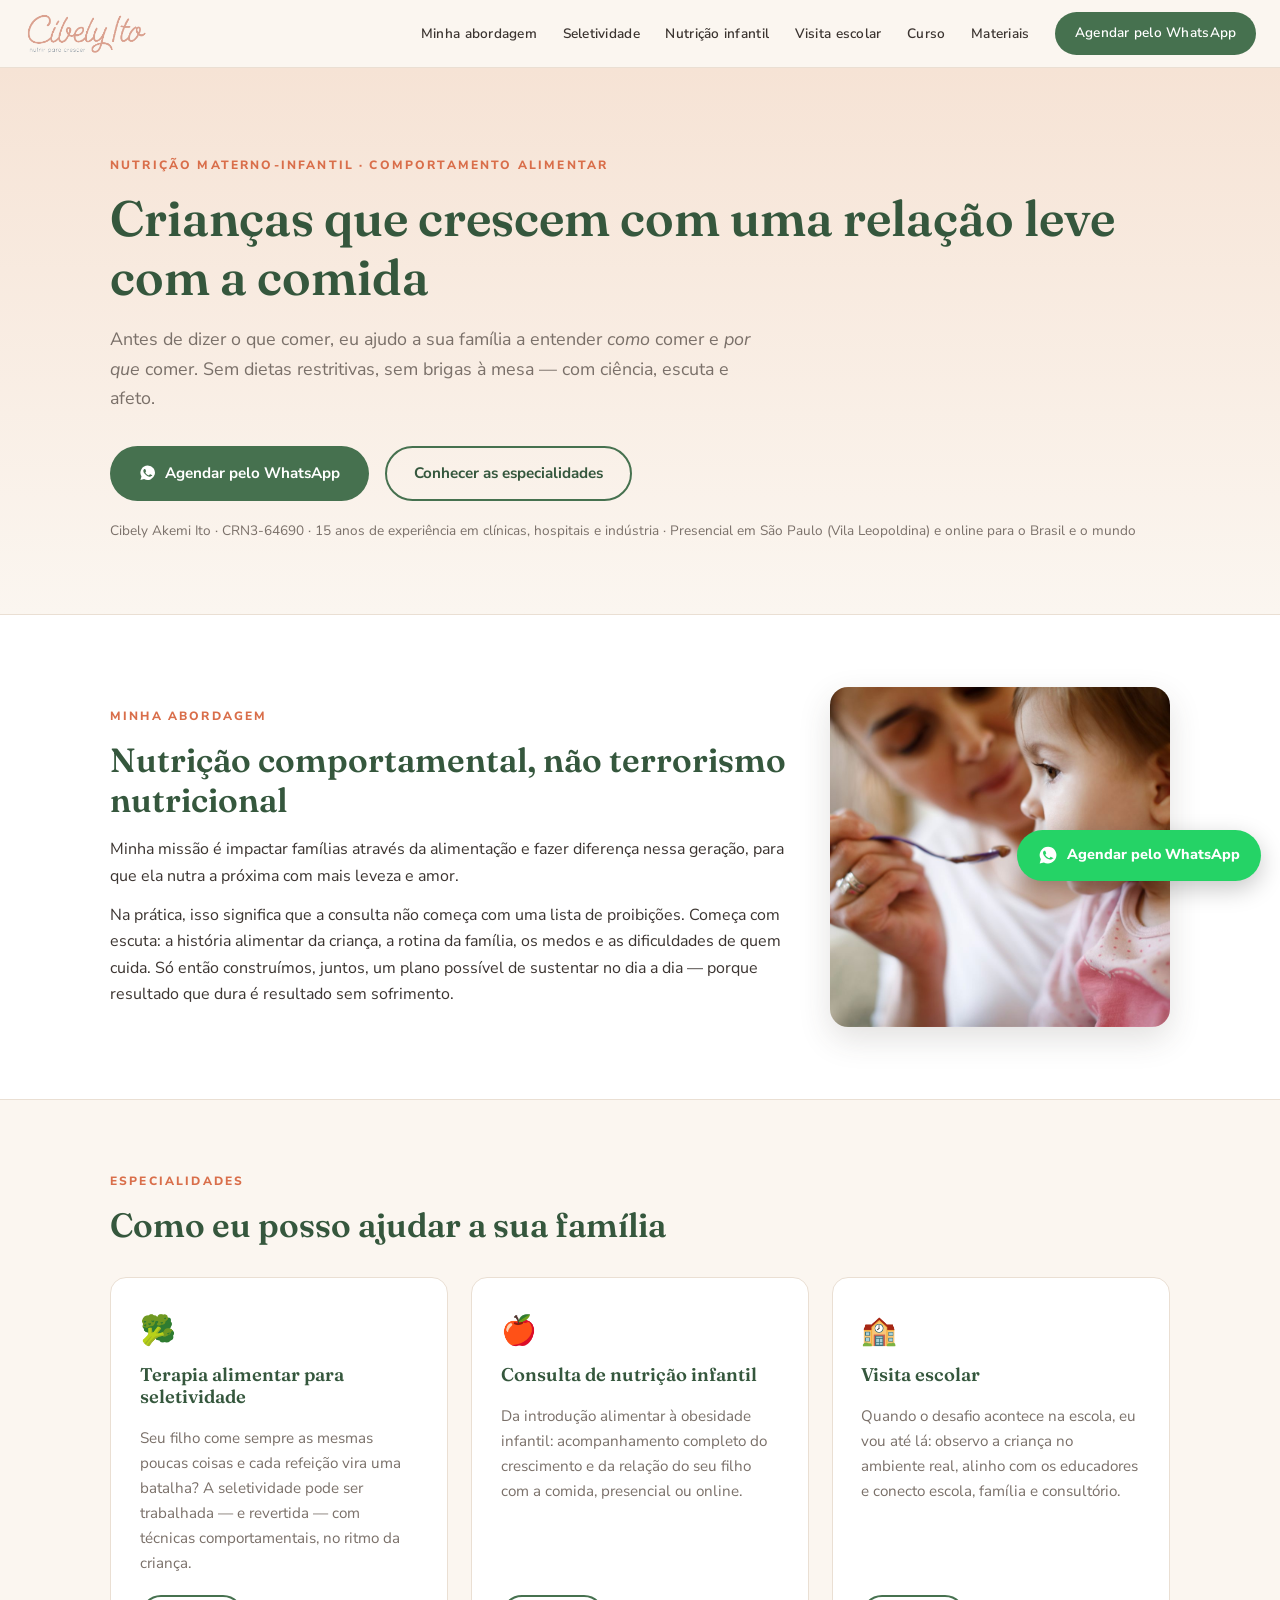
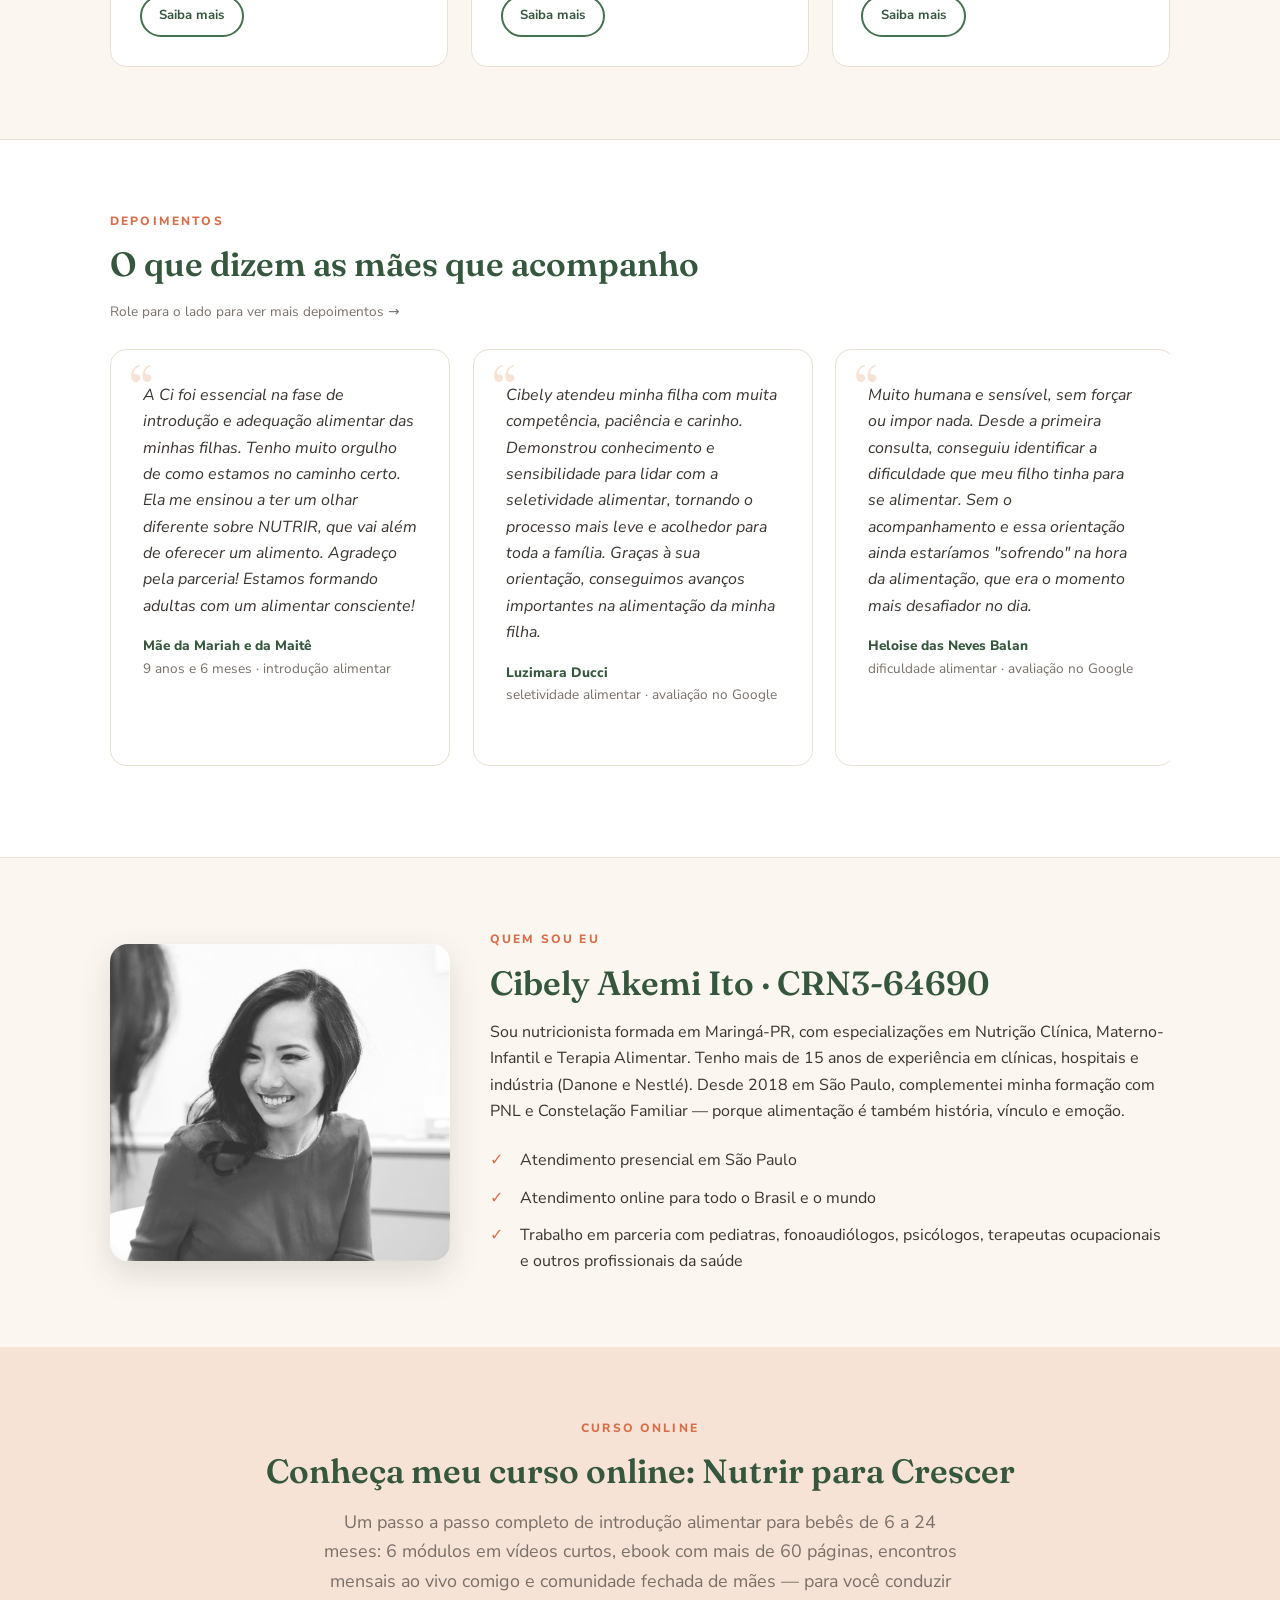
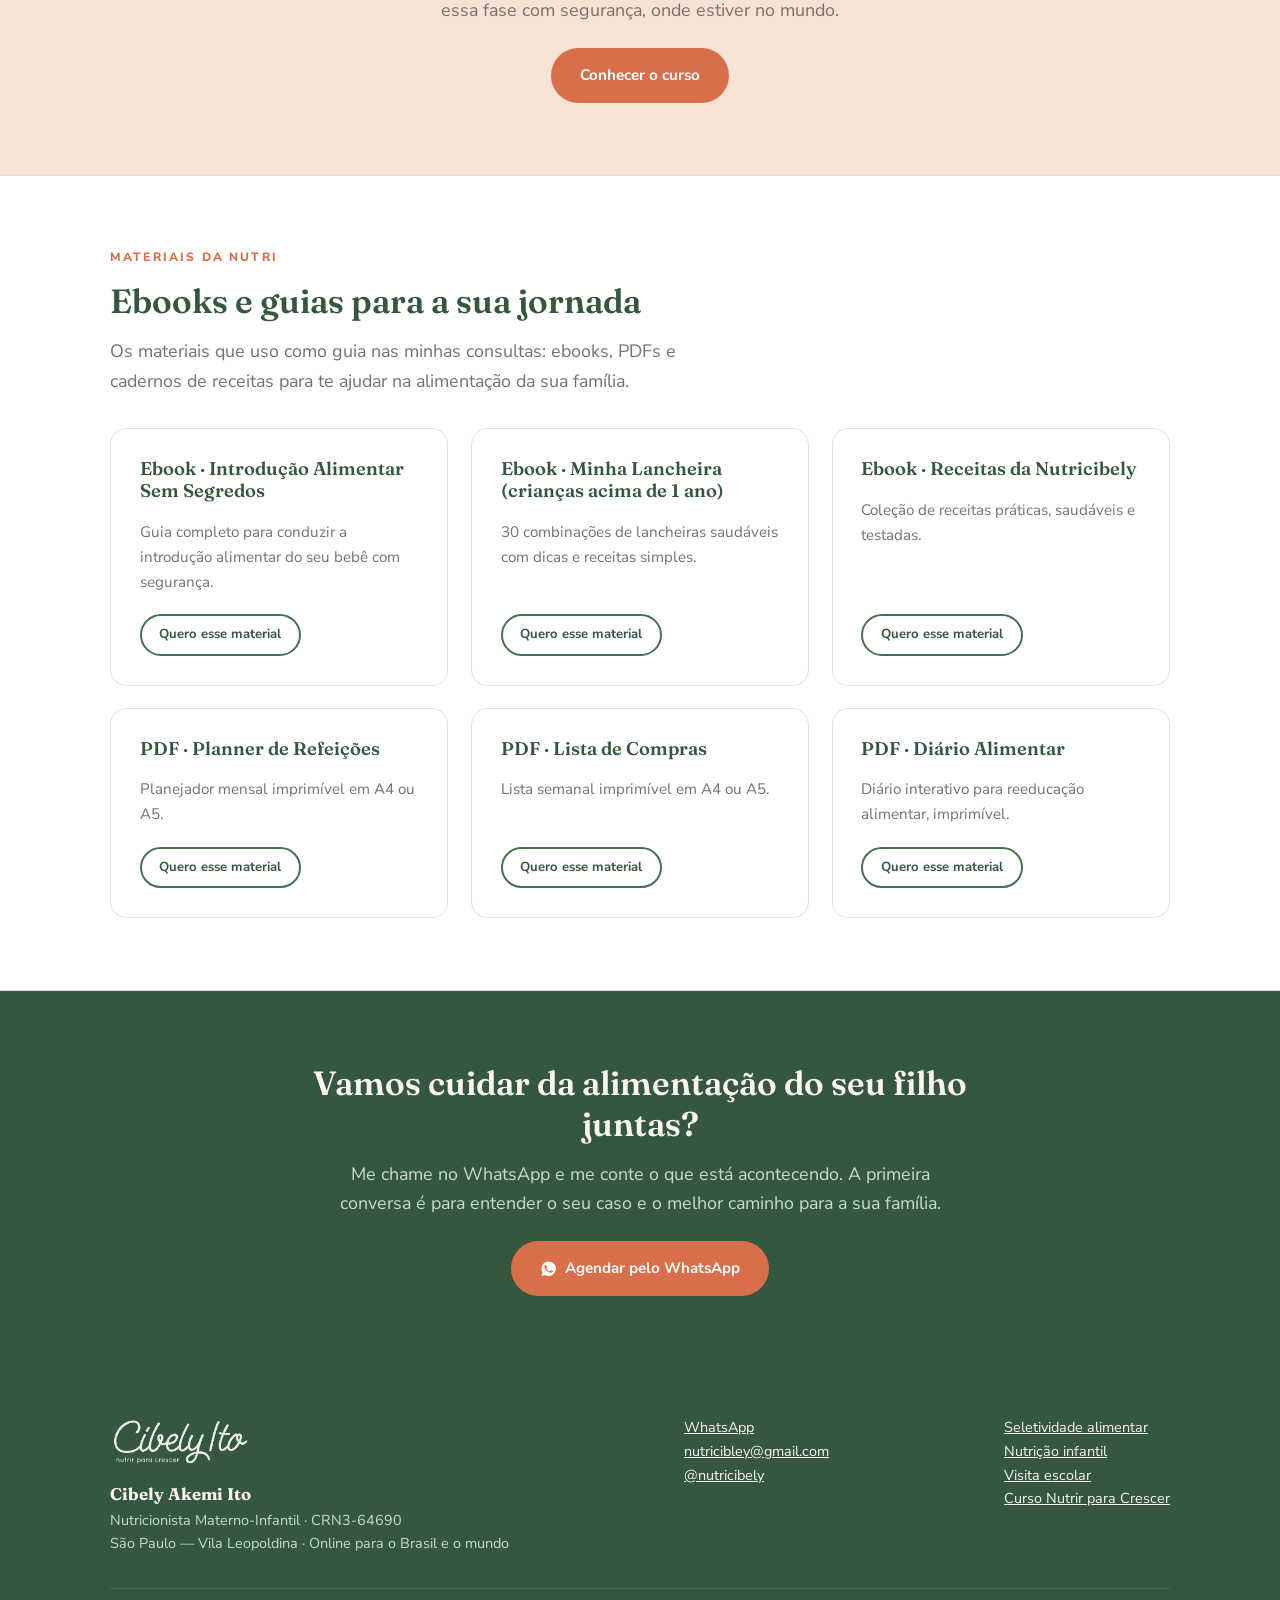
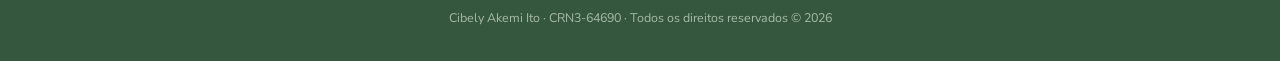
<file: index.html>
<!DOCTYPE html>
<html lang="pt-BR">
<head>
<meta charset="UTF-8">
<meta name="viewport" content="width=device-width, initial-scale=1.0">
<title>Cibely Ito — Nutricionista Materno-Infantil | São Paulo (Vila Leopoldina) e Online</title>
<meta name="description" content="Nutrição materno-infantil com foco em comportamento alimentar. Introdução alimentar, seletividade e obesidade infantil sem terrorismo nutricional. Presencial em São Paulo — Vila Leopoldina ou online para todo o Brasil e o mundo.">
<link rel="canonical" href="https://www.nutricibely.com.br/">
<meta property="og:title" content="Cibely Ito — Nutricionista Materno-Infantil">
<meta property="og:description" content="Nutrição materno-infantil com foco em comportamento alimentar. Presencial em São Paulo — Vila Leopoldina ou online para todo o Brasil e o mundo.">
<meta property="og:url" content="https://www.nutricibely.com.br/">
<meta property="og:type" content="website">
<link rel="preconnect" href="https://fonts.googleapis.com">
<link href="https://fonts.googleapis.com/css2?family=Fraunces:ital,wght@0,400;0,600;0,700;1,400&family=Nunito+Sans:ital,wght@0,400;0,600;0,700;0,800;1,400&display=swap" rel="stylesheet">
<link rel="stylesheet" href="styles.css?v=3">
</head>
<body>

<nav>
  <a class="nav-brand" href="./"><img class="nav-logo" src="images/logo.png" alt="Cibely Ito — nutrir para crescer"></a>
  <button class="nav-toggle" aria-label="Abrir menu">☰</button>
  <ul class="nav-links">
    <li><a href="#abordagem">Minha abordagem</a></li>
    <li><a href="terapia-alimentar-seletividade/">Seletividade</a></li>
    <li><a href="consulta-nutricionista-infantil/">Nutrição infantil</a></li>
    <li><a href="visita-escolar/">Visita escolar</a></li>
    <li><a href="#curso">Curso</a></li>
    <li><a href="#materiais">Materiais</a></li>
    <li><a class="btn btn-wa btn-sm" data-wa="Olá! Vim pelo site e gostaria de agendar uma consulta." href="#">Agendar pelo WhatsApp</a></li>
  </ul>
</nav>

<main>

<header class="hero">
  <div class="wrap">
    <p class="kicker">Nutrição materno-infantil · comportamento alimentar</p>
    <h1>Crianças que crescem com uma relação leve com a comida</h1>
    <p class="lead">Antes de dizer o que comer, eu ajudo a sua família a entender <em>como</em> comer e <em>por que</em> comer. Sem dietas restritivas, sem brigas à mesa — com ciência, escuta e afeto.</p>
    <div class="hero-actions">
      <a class="btn btn-wa" data-wa="Olá! Vim pelo site e gostaria de agendar uma consulta." href="#">
        <svg class="wa-ico" viewBox="0 0 24 24" fill="currentColor" aria-hidden="true"><path d="M12 2a10 10 0 0 0-8.6 15.1L2 22l5-1.3A10 10 0 1 0 12 2Zm5.2 14.2c-.2.6-1.3 1.2-1.8 1.2-.5.1-1 .2-3.4-.7-2.9-1.2-4.7-4.1-4.9-4.3-.1-.2-1.1-1.5-1.1-2.9s.7-2 1-2.3c.2-.3.5-.3.7-.3h.5c.2 0 .4 0 .6.5l.9 2.1c.1.2.1.4 0 .6l-.4.6-.5.5c-.1.2-.3.3-.1.6.2.3.8 1.4 1.8 2.2 1.2 1.1 2.3 1.5 2.6 1.6.3.1.5.1.7-.1l1-1.2c.2-.3.4-.2.7-.1l2 1c.3.1.5.2.6.4 0 .1 0 .7-.2 1.3Z"/></svg>
        Agendar pelo WhatsApp
      </a>
      <a class="btn btn-outline" href="#especialidades">Conhecer as especialidades</a>
    </div>
    <p class="hero-cred">Cibely Akemi Ito · CRN3-64690 · 15 anos de experiência em clínicas, hospitais e indústria · Presencial em São Paulo (Vila Leopoldina) e online para o Brasil e o mundo</p>
  </div>
</header>

<section id="abordagem" class="band">
  <div class="about-grid rev">
    <div>
      <p class="kicker">Minha abordagem</p>
      <h2>Nutrição comportamental, não terrorismo nutricional</h2>
      <p>Minha missão é impactar famílias através da alimentação e fazer diferença nessa geração, para que ela nutra a próxima com mais leveza e amor.</p>
      <p style="margin-top:.8rem;">Na prática, isso significa que a consulta não começa com uma lista de proibições. Começa com escuta: a história alimentar da criança, a rotina da família, os medos e as dificuldades de quem cuida. Só então construímos, juntos, um plano possível de sustentar no dia a dia — porque resultado que dura é resultado sem sofrimento.</p>
    </div>
    <img class="about-photo" src="images/abordagem.jpg" alt="Mãe oferecendo comida ao bebê com uma colher" loading="lazy">
  </div>
</section>

<section id="especialidades">
  <div class="wrap">
    <p class="kicker">Especialidades</p>
    <h2>Como eu posso ajudar a sua família</h2>
    <div class="grid grid-3" style="margin-top:2rem;">
      <div class="card">
        <div class="card-ico">🥦</div>
        <h3>Terapia alimentar para seletividade</h3>
        <p>Seu filho come sempre as mesmas poucas coisas e cada refeição vira uma batalha? A seletividade pode ser trabalhada — e revertida — com técnicas comportamentais, no ritmo da criança.</p>
        <a class="btn btn-outline btn-sm" href="terapia-alimentar-seletividade/">Saiba mais</a>
      </div>
      <div class="card">
        <div class="card-ico">🍎</div>
        <h3>Consulta de nutrição infantil</h3>
        <p>Da introdução alimentar à obesidade infantil: acompanhamento completo do crescimento e da relação do seu filho com a comida, presencial ou online.</p>
        <a class="btn btn-outline btn-sm" href="consulta-nutricionista-infantil/">Saiba mais</a>
      </div>
      <div class="card">
        <div class="card-ico">🏫</div>
        <h3>Visita escolar</h3>
        <p>Quando o desafio acontece na escola, eu vou até lá: observo a criança no ambiente real, alinho com os educadores e conecto escola, família e consultório.</p>
        <a class="btn btn-outline btn-sm" href="visita-escolar/">Saiba mais</a>
      </div>
    </div>
  </div>
</section>

<section class="band">
  <div class="wrap">
    <p class="kicker">Depoimentos</p>
    <h2>O que dizem as mães que acompanho</h2>
    <p class="scroll-hint">Role para o lado para ver mais depoimentos →</p>
    <!--
      [PENDENTE] Estratégia comercial 3.3: ainda falta 1 depoimento real de mãe
      sobre OBESIDADE INFANTIL (não há nenhum nas avaliações do Google até 2026-07).
      Quando houver, adicionar como card no carrossel abaixo.
    -->
    <div class="quotes-scroll">
      <div class="quote">
        <blockquote>A Ci foi essencial na fase de introdução e adequação alimentar das minhas filhas. Tenho muito orgulho de como estamos no caminho certo. Ela me ensinou a ter um olhar diferente sobre NUTRIR, que vai além de oferecer um alimento. Agradeço pela parceria! Estamos formando adultas com um alimentar consciente!</blockquote>
        <cite>Mãe da Mariah e da Maitê <span>9 anos e 6 meses · introdução alimentar</span></cite>
      </div>
      <div class="quote">
        <blockquote>Cibely atendeu minha filha com muita competência, paciência e carinho. Demonstrou conhecimento e sensibilidade para lidar com a seletividade alimentar, tornando o processo mais leve e acolhedor para toda a família. Graças à sua orientação, conseguimos avanços importantes na alimentação da minha filha.</blockquote>
        <cite>Luzimara Ducci <span>seletividade alimentar · avaliação no Google</span></cite>
      </div>
      <div class="quote">
        <blockquote>Muito humana e sensível, sem forçar ou impor nada. Desde a primeira consulta, conseguiu identificar a dificuldade que meu filho tinha para se alimentar. Sem o acompanhamento e essa orientação ainda estaríamos "sofrendo" na hora da alimentação, que era o momento mais desafiador no dia.</blockquote>
        <cite>Heloise das Neves Balan <span>dificuldade alimentar · avaliação no Google</span></cite>
      </div>
      <div class="quote">
        <blockquote>Profissional incrível! Já havia tentado outras nutricionistas da área sem sucesso! Mesmo online está conseguindo ajudar muito na seletividade alimentar do meu filho! Recomendo a todas as mães!</blockquote>
        <cite>Kellin Sturmer <span>seletividade alimentar · atendimento online</span></cite>
      </div>
      <div class="quote">
        <blockquote>Logo após a primeira consulta, já me senti muito mais segura e confiante para conduzir a introdução alimentar, e tudo começou a fluir de forma muito mais leve. Hoje, a Manu come super bem e aceita de tudo! Sempre digo que existiu uma introdução alimentar "antes" e "depois" da Cibele.</blockquote>
        <cite>Rafaela Vaz <span>introdução alimentar · avaliação no Google</span></cite>
      </div>
      <div class="quote">
        <blockquote>Uma consulta super explicativa, esclarecedora e que, no meu caso em especial, me deu a coragem necessária pra ousar e ajudar meu menino a ter mais autonomia na hora das refeições. Hoje ele está com 2 anos e colhemos os frutos de tudo que ajustamos com ela naquele momento.</blockquote>
        <cite>Karin Bolognino <span>autonomia à mesa · avaliação no Google</span></cite>
      </div>
      <div class="quote">
        <blockquote>Desde o início, me senti muito acolhida e bem orientada na introdução alimentar da minha filha. Graças ao seu acompanhamento, a introdução alimentar da minha bebê foi leve, tranquila e muito bem-sucedida. Moro na Irlanda e, mesmo à distância, ela acompanha minha filha desde os 6 meses com muita dedicação e cuidado.</blockquote>
        <cite>Samela Esteves <span>atendimento online · Irlanda</span></cite>
      </div>
      <div class="quote">
        <blockquote>Uma nutri materno-infantil deveria ser tão essencial no enxoval do bebê quanto a fralda! A Cibele me ajudou a fazer a introdução alimentar dentro da nossa realidade aqui na Austrália. Eu tinha muito medo de engasgos e recusa alimentar — e com as orientações corretas, o que temos por aqui é uma mãe sem medo e um bebê que come todos os alimentos, de todas as formas possíveis.</blockquote>
        <cite>Leticia Lauer <span>atendimento online · Austrália</span></cite>
      </div>
      <div class="quote">
        <blockquote>A Cibely nos explicou muito bem a respeito do que esperar durante a IA. Sério, foi um dos melhores investimentos que fizemos para a minha filha: ela come super bem desde o início da introdução alimentar e começou a usar o garfo antes de 1 ano, graças à segurança que a Cibely nos passa. Sempre recomendo a quem me pergunta quando vê a minha filha comendo bem.</blockquote>
        <cite>Laura Keity <span>introdução alimentar · avaliação no Google</span></cite>
      </div>
    </div>
  </div>
</section>

<section id="sobre">
  <div class="about-grid">
    <img class="about-photo" src="images/cibely-ito.jpg" alt="Cibely Akemi Ito, nutricionista materno-infantil" loading="lazy">
    <div>
      <p class="kicker">Quem sou eu</p>
      <h2>Cibely Akemi Ito · CRN3-64690</h2>
      <p>Sou nutricionista formada em Maringá-PR, com especializações em Nutrição Clínica, Materno-Infantil e Terapia Alimentar. Tenho mais de 15 anos de experiência em clínicas, hospitais e indústria (Danone e Nestlé). Desde 2018 em São Paulo, complementei minha formação com PNL e Constelação Familiar — porque alimentação é também história, vínculo e emoção.</p>
      <ul class="checks" style="margin-top:1.4rem;">
        <li>Atendimento presencial em São Paulo</li>
        <li>Atendimento online para todo o Brasil e o mundo</li>
        <li>Trabalho em parceria com pediatras, fonoaudiólogos, psicólogos, terapeutas ocupacionais e outros profissionais da saúde</li>
      </ul>
    </div>
  </div>
</section>

<section id="curso" style="background:var(--peach);">
  <div class="wrap-narrow" style="text-align:center;">
    <p class="kicker">Curso online</p>
    <h2>Conheça meu curso online: Nutrir para Crescer</h2>
    <p class="lead" style="margin:0 auto 1.4rem;">Um passo a passo completo de introdução alimentar para bebês de 6 a 24 meses: 6 módulos em vídeos curtos, ebook com mais de 60 páginas, encontros mensais ao vivo comigo e comunidade fechada de mães — para você conduzir essa fase com segurança, onde estiver no mundo.</p>
    <a class="btn btn-wa" style="background:var(--terracotta);" href="https://nutrirparacrescer.com.br/" target="_blank" rel="noopener">Conhecer o curso</a>
  </div>
</section>

<section id="materiais" class="band">
  <div class="wrap">
    <p class="kicker">Materiais da Nutri</p>
    <h2>Ebooks e guias para a sua jornada</h2>
    <p class="lead">Os materiais que uso como guia nas minhas consultas: ebooks, PDFs e cadernos de receitas para te ajudar na alimentação da sua família.</p>
    <div class="grid grid-3" style="margin-top:2rem;">
      <div class="card">
        <h3>Ebook · Introdução Alimentar Sem Segredos</h3>
        <p>Guia completo para conduzir a introdução alimentar do seu bebê com segurança.</p>
        <a class="btn btn-outline btn-sm" data-wa="Olá! Quero o Ebook Introdução Alimentar Sem Segredos." href="#">Quero esse material</a>
      </div>
      <div class="card">
        <h3>Ebook · Minha Lancheira (crianças acima de 1 ano)</h3>
        <p>30 combinações de lancheiras saudáveis com dicas e receitas simples.</p>
        <a class="btn btn-outline btn-sm" data-wa="Olá! Quero o Ebook Minha Lancheira." href="#">Quero esse material</a>
      </div>
      <div class="card">
        <h3>Ebook · Receitas da Nutricibely</h3>
        <p>Coleção de receitas práticas, saudáveis e testadas.</p>
        <a class="btn btn-outline btn-sm" data-wa="Olá! Quero o Ebook Receitas da Nutricibely." href="#">Quero esse material</a>
      </div>
      <div class="card">
        <h3>PDF · Planner de Refeições</h3>
        <p>Planejador mensal imprimível em A4 ou A5.</p>
        <a class="btn btn-outline btn-sm" data-wa="Olá! Quero o PDF Planner de Refeições." href="#">Quero esse material</a>
      </div>
      <div class="card">
        <h3>PDF · Lista de Compras</h3>
        <p>Lista semanal imprimível em A4 ou A5.</p>
        <a class="btn btn-outline btn-sm" data-wa="Olá! Quero o PDF Lista de Compras." href="#">Quero esse material</a>
      </div>
      <div class="card">
        <h3>PDF · Diário Alimentar</h3>
        <p>Diário interativo para reeducação alimentar, imprimível.</p>
        <a class="btn btn-outline btn-sm" data-wa="Olá! Quero o PDF Diário Alimentar." href="#">Quero esse material</a>
      </div>
    </div>
  </div>
</section>

<section class="cta-final band-green">
  <div class="wrap-narrow" style="text-align:center;">
    <h2>Vamos cuidar da alimentação do seu filho juntas?</h2>
    <p class="lead" style="margin:0 auto;">Me chame no WhatsApp e me conte o que está acontecendo. A primeira conversa é para entender o seu caso e o melhor caminho para a sua família.</p>
    <a class="btn btn-wa" data-wa="Olá! Vim pelo site e gostaria de agendar uma consulta." href="#" style="background:var(--terracotta);">
      <svg class="wa-ico" viewBox="0 0 24 24" fill="currentColor" aria-hidden="true"><path d="M12 2a10 10 0 0 0-8.6 15.1L2 22l5-1.3A10 10 0 1 0 12 2Zm5.2 14.2c-.2.6-1.3 1.2-1.8 1.2-.5.1-1 .2-3.4-.7-2.9-1.2-4.7-4.1-4.9-4.3-.1-.2-1.1-1.5-1.1-2.9s.7-2 1-2.3c.2-.3.5-.3.7-.3h.5c.2 0 .4 0 .6.5l.9 2.1c.1.2.1.4 0 .6l-.4.6-.5.5c-.1.2-.3.3-.1.6.2.3.8 1.4 1.8 2.2 1.2 1.1 2.3 1.5 2.6 1.6.3.1.5.1.7-.1l1-1.2c.2-.3.4-.2.7-.1l2 1c.3.1.5.2.6.4 0 .1 0 .7-.2 1.3Z"/></svg>
      Agendar pelo WhatsApp
    </a>
  </div>
</section>

</main>

<footer>
  <div class="foot-grid">
    <div>
      <img class="foot-logo" src="images/logo.png" alt="Cibely Ito — nutrir para crescer">
      <strong style="color:var(--cream);font-family:var(--serif);font-size:1.05rem;">Cibely Akemi Ito</strong><br>
      Nutricionista Materno-Infantil · CRN3-64690<br>
      São Paulo — Vila Leopoldina · Online para o Brasil e o mundo
    </div>
    <div>
      <a data-wa="Olá! Vim pelo site e gostaria de agendar uma consulta." href="#">WhatsApp</a><br>
      <a href="mailto:nutricibley@gmail.com">nutricibley@gmail.com</a><br>
      <a href="https://www.instagram.com/nutricibely/" target="_blank" rel="noopener">@nutricibely</a>
    </div>
    <div>
      <a href="terapia-alimentar-seletividade/">Seletividade alimentar</a><br>
      <a href="consulta-nutricionista-infantil/">Nutrição infantil</a><br>
      <a href="visita-escolar/">Visita escolar</a><br>
      <a href="https://nutrirparacrescer.com.br/" target="_blank" rel="noopener">Curso Nutrir para Crescer</a>
    </div>
  </div>
  <p class="foot-note">Cibely Akemi Ito · CRN3-64690 · Todos os direitos reservados © 2026</p>
</footer>

<a class="wa-float" data-wa="Olá! Vim pelo site e gostaria de agendar uma consulta." href="#" aria-label="Agendar pelo WhatsApp">
  <svg class="wa-ico" viewBox="0 0 24 24" fill="currentColor" aria-hidden="true" style="width:1.4em;height:1.4em;"><path d="M12 2a10 10 0 0 0-8.6 15.1L2 22l5-1.3A10 10 0 1 0 12 2Zm5.2 14.2c-.2.6-1.3 1.2-1.8 1.2-.5.1-1 .2-3.4-.7-2.9-1.2-4.7-4.1-4.9-4.3-.1-.2-1.1-1.5-1.1-2.9s.7-2 1-2.3c.2-.3.5-.3.7-.3h.5c.2 0 .4 0 .6.5l.9 2.1c.1.2.1.4 0 .6l-.4.6-.5.5c-.1.2-.3.3-.1.6.2.3.8 1.4 1.8 2.2 1.2 1.1 2.3 1.5 2.6 1.6.3.1.5.1.7-.1l1-1.2c.2-.3.4-.2.7-.1l2 1c.3.1.5.2.6.4 0 .1 0 .7-.2 1.3Z"/></svg>
  <span>Agendar pelo WhatsApp</span>
</a>

<script src="site.js?v=3"></script>
</body>
</html>
</file>
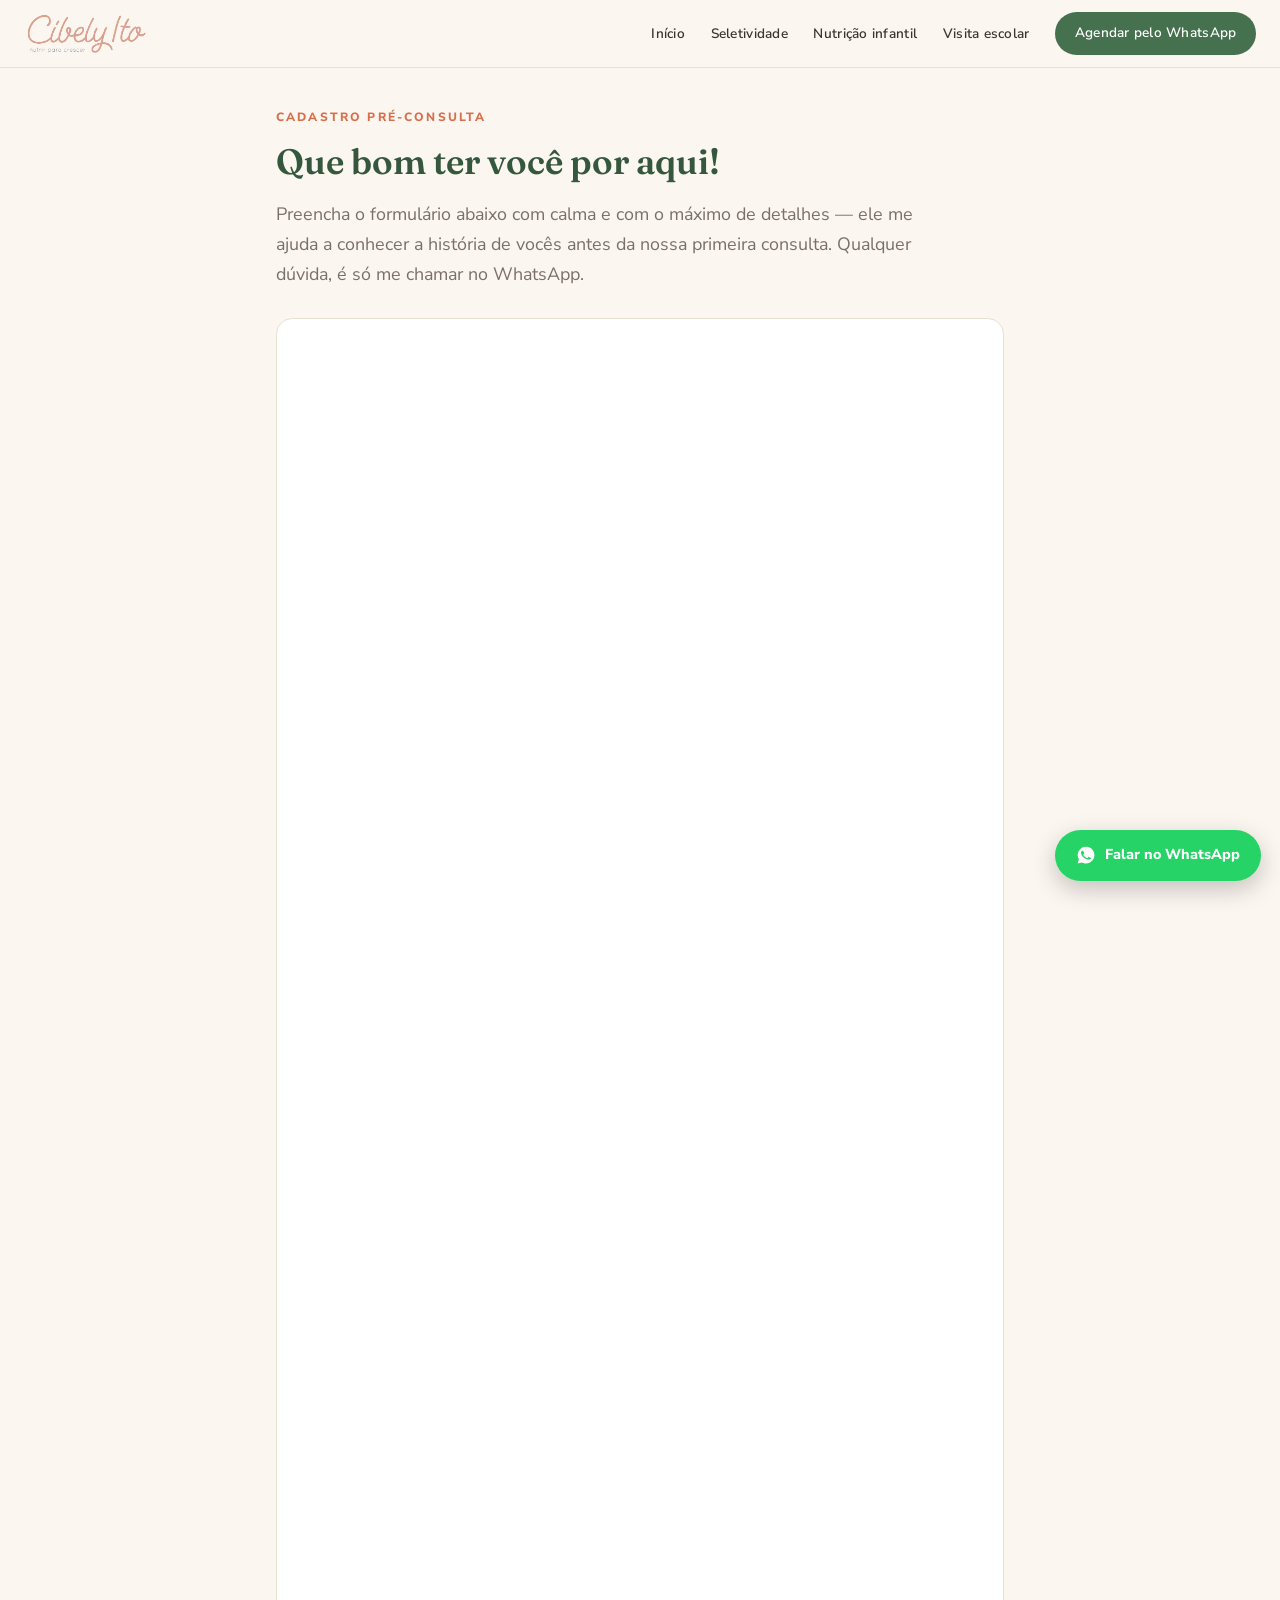
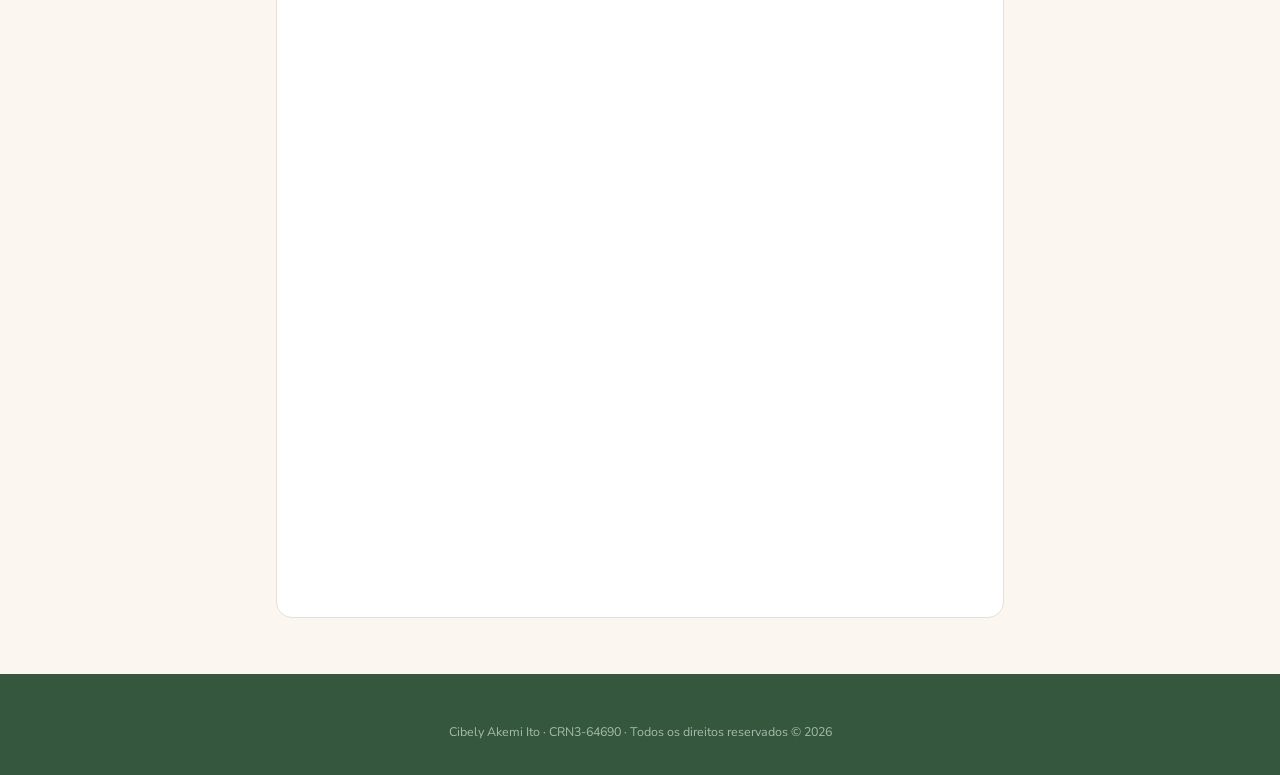
<file: cadastro/index.html>
<!DOCTYPE html>
<html lang="pt-BR">
<head>
<meta charset="UTF-8">
<meta name="viewport" content="width=device-width, initial-scale=1.0">
<title>Cadastro Pré-consulta | Cibely Ito — Nutricionista</title>
<meta name="description" content="Formulário de cadastro pré-consulta da nutricionista Cibely Ito.">
<meta name="robots" content="noindex">
<link rel="canonical" href="https://www.nutricibely.com.br/cadastro/">
<meta property="og:title" content="Cadastro Pré-consulta | Cibely Ito — Nutricionista">
<meta property="og:description" content="Formulário de cadastro pré-consulta da nutricionista Cibely Ito.">
<meta property="og:url" content="https://www.nutricibely.com.br/cadastro/">
<meta property="og:type" content="website">
<link rel="preconnect" href="https://fonts.googleapis.com">
<link href="https://fonts.googleapis.com/css2?family=Fraunces:ital,wght@0,400;0,600;0,700;1,400&family=Nunito+Sans:ital,wght@0,400;0,600;0,700;0,800;1,400&display=swap" rel="stylesheet">
<link rel="stylesheet" href="../styles.css?v=3">
<style>
  .form-wrap {
    max-width: 760px; margin: 0 auto; padding: 2.5rem 1rem 3rem;
  }
  .form-wrap h1 { font-size: clamp(1.6rem, 4vw, 2.2rem); }
  .form-frame {
    width: 100%; border: 1px solid var(--line); border-radius: 16px;
    background: var(--white); height: 1900px;
  }
  @media (max-width: 640px) { .form-frame { height: 2100px; } }
</style>
</head>
<body>

<nav>
  <a class="nav-brand" href="../"><img class="nav-logo" src="../images/logo.png" alt="Cibely Ito — nutrir para crescer"></a>
  <button class="nav-toggle" aria-label="Abrir menu">☰</button>
  <ul class="nav-links">
    <li><a href="../">Início</a></li>
    <li><a href="../terapia-alimentar-seletividade/">Seletividade</a></li>
    <li><a href="../consulta-nutricionista-infantil/">Nutrição infantil</a></li>
    <li><a href="../visita-escolar/">Visita escolar</a></li>
    <li><a class="btn btn-wa btn-sm" data-wa="Olá! Estou preenchendo o cadastro pré-consulta e tenho uma dúvida." href="#">Agendar pelo WhatsApp</a></li>
  </ul>
</nav>

<main>
  <div class="form-wrap">
    <p class="kicker">Cadastro pré-consulta</p>
    <h1>Que bom ter você por aqui!</h1>
    <p class="lead" style="margin-bottom:1.8rem;">Preencha o formulário abaixo com calma e com o máximo de detalhes — ele me ajuda a conhecer a história de vocês antes da nossa primeira consulta. Qualquer dúvida, é só me chamar no WhatsApp.</p>
    <iframe class="form-frame"
      src="https://docs.google.com/forms/d/e/1FAIpQLSexUw3IVHaNawHyKeR2x_-GWGMi0uYb9qGOEjZ-U3V9vu92MQ/viewform?embedded=true"
      title="Formulário de cadastro pré-consulta"
      loading="lazy">Carregando…</iframe>
  </div>
</main>

<footer>
  <p class="foot-note" style="border-top:none;padding-top:0;">Cibely Akemi Ito · CRN3-64690 · Todos os direitos reservados © 2026</p>
</footer>

<a class="wa-float" data-wa="Olá! Estou preenchendo o cadastro pré-consulta e tenho uma dúvida." href="#" aria-label="Falar no WhatsApp">
  <svg class="wa-ico" viewBox="0 0 24 24" fill="currentColor" aria-hidden="true" style="width:1.4em;height:1.4em;"><path d="M12 2a10 10 0 0 0-8.6 15.1L2 22l5-1.3A10 10 0 1 0 12 2Zm5.2 14.2c-.2.6-1.3 1.2-1.8 1.2-.5.1-1 .2-3.4-.7-2.9-1.2-4.7-4.1-4.9-4.3-.1-.2-1.1-1.5-1.1-2.9s.7-2 1-2.3c.2-.3.5-.3.7-.3h.5c.2 0 .4 0 .6.5l.9 2.1c.1.2.1.4 0 .6l-.4.6-.5.5c-.1.2-.3.3-.1.6.2.3.8 1.4 1.8 2.2 1.2 1.1 2.3 1.5 2.6 1.6.3.1.5.1.7-.1l1-1.2c.2-.3.4-.2.7-.1l2 1c.3.1.5.2.6.4 0 .1 0 .7-.2 1.3Z"/></svg>
  <span>Falar no WhatsApp</span>
</a>

<script src="../site.js?v=3"></script>
</body>
</html>
</file>
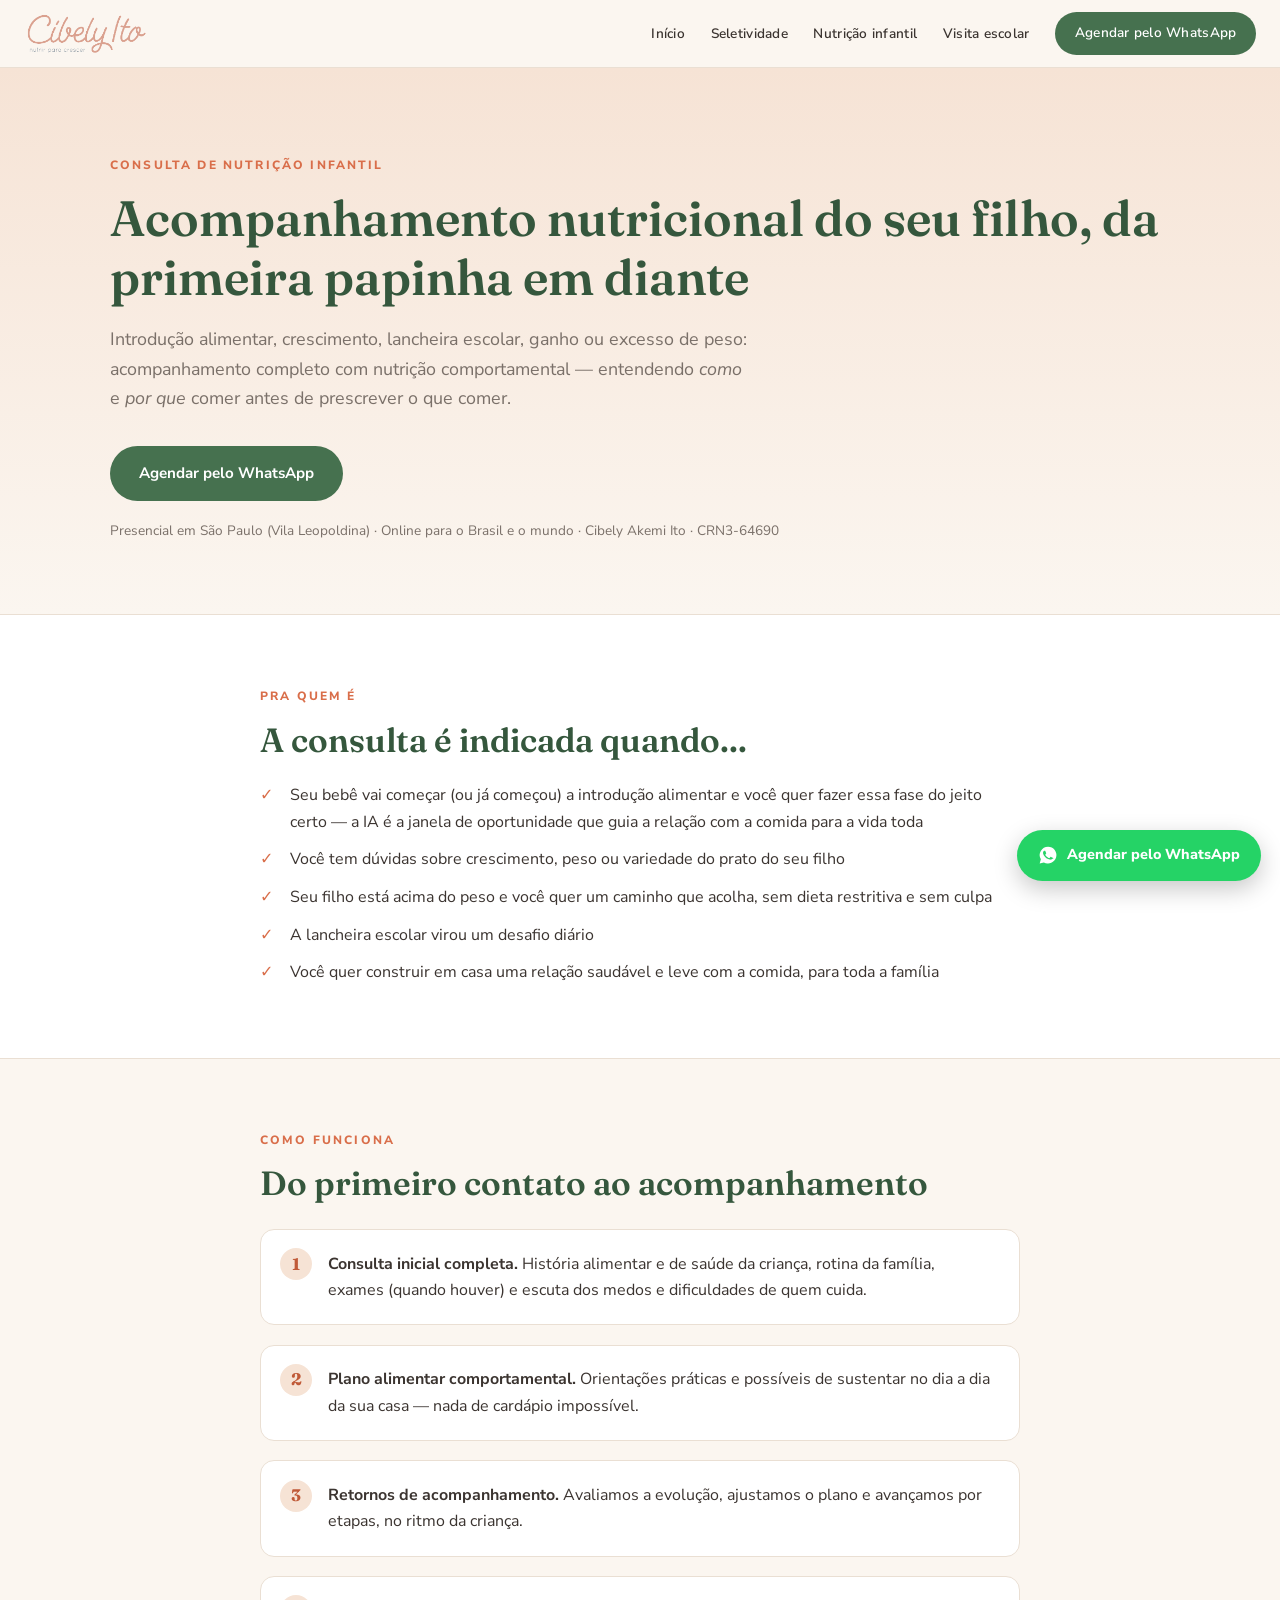
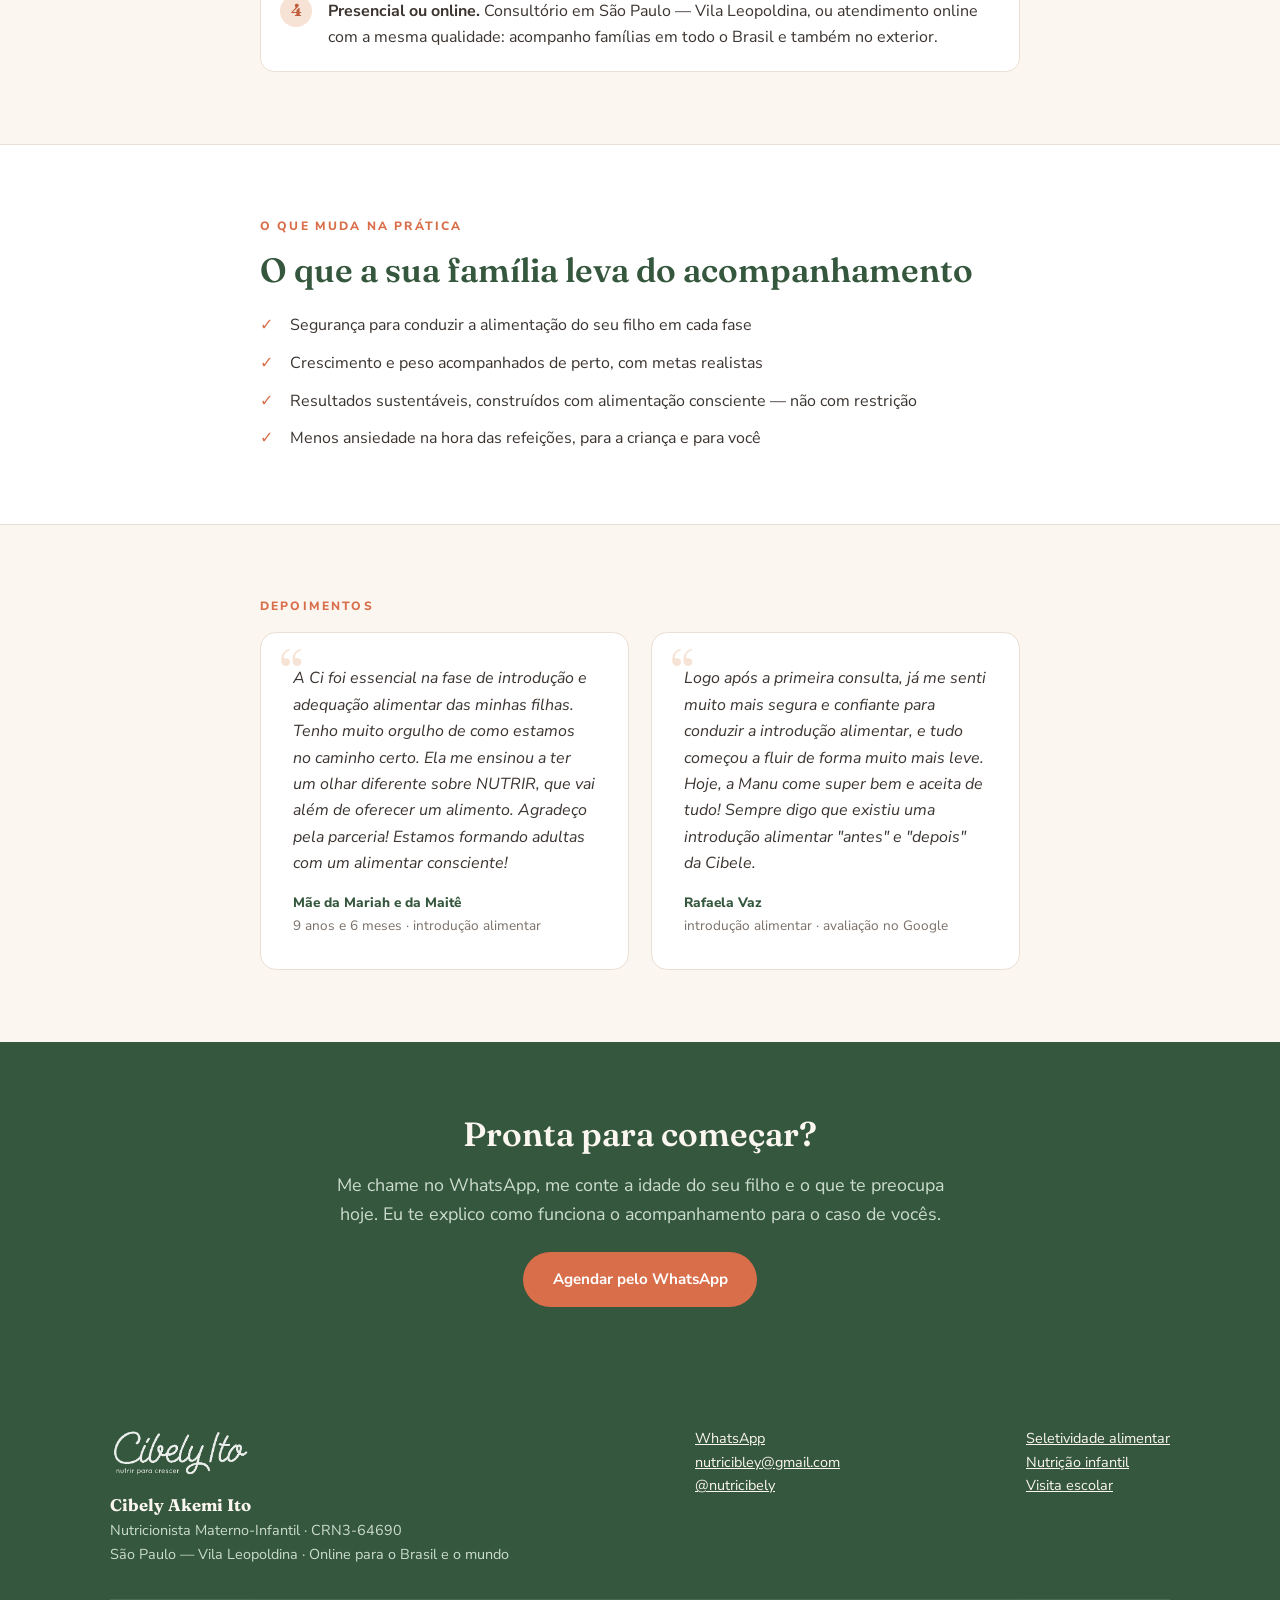
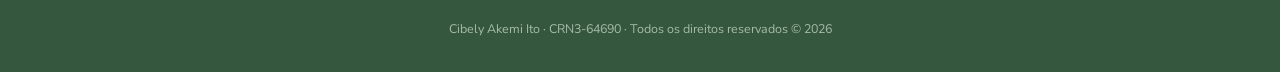
<file: consulta-nutricionista-infantil/index.html>
<!DOCTYPE html>
<html lang="pt-BR">
<head>
<meta charset="UTF-8">
<meta name="viewport" content="width=device-width, initial-scale=1.0">
<title>Consulta com Nutricionista Infantil | Cibely Ito — São Paulo (Vila Leopoldina) e Online</title>
<meta name="description" content="Consulta de nutrição infantil com abordagem comportamental: introdução alimentar, crescimento, lancheira escolar e obesidade infantil sem dieta restritiva. Presencial em São Paulo — Vila Leopoldina ou online para todo o Brasil e o mundo.">
<link rel="canonical" href="https://www.nutricibely.com.br/consulta-nutricionista-infantil/">
<meta property="og:title" content="Consulta com Nutricionista Infantil | Cibely Ito">
<meta property="og:description" content="Introdução alimentar, crescimento e obesidade infantil sem dieta restritiva. Presencial ou online.">
<meta property="og:url" content="https://www.nutricibely.com.br/consulta-nutricionista-infantil/">
<meta property="og:type" content="website">
<link rel="preconnect" href="https://fonts.googleapis.com">
<link href="https://fonts.googleapis.com/css2?family=Fraunces:ital,wght@0,400;0,600;0,700;1,400&family=Nunito+Sans:ital,wght@0,400;0,600;0,700;0,800;1,400&display=swap" rel="stylesheet">
<link rel="stylesheet" href="../styles.css?v=3">
</head>
<body>

<nav>
  <a class="nav-brand" href="../"><img class="nav-logo" src="../images/logo.png" alt="Cibely Ito — nutrir para crescer"></a>
  <button class="nav-toggle" aria-label="Abrir menu">☰</button>
  <ul class="nav-links">
    <li><a href="../">Início</a></li>
    <li><a href="../terapia-alimentar-seletividade/">Seletividade</a></li>
    <li><a href="./">Nutrição infantil</a></li>
    <li><a href="../visita-escolar/">Visita escolar</a></li>
    <li><a class="btn btn-wa btn-sm" data-wa="Olá! Vim pela página de consulta de nutrição infantil e gostaria de agendar." href="#">Agendar pelo WhatsApp</a></li>
  </ul>
</nav>

<main>

<header class="hero">
  <div class="wrap">
    <p class="kicker">Consulta de nutrição infantil</p>
    <h1>Acompanhamento nutricional do seu filho, da primeira papinha em diante</h1>
    <p class="lead">Introdução alimentar, crescimento, lancheira escolar, ganho ou excesso de peso: acompanhamento completo com nutrição comportamental — entendendo <em>como</em> e <em>por que</em> comer antes de prescrever o que comer.</p>
    <div class="hero-actions">
      <a class="btn btn-wa" data-wa="Olá! Vim pela página de consulta de nutrição infantil e gostaria de agendar." href="#">Agendar pelo WhatsApp</a>
    </div>
    <p class="hero-cred">Presencial em São Paulo (Vila Leopoldina) · Online para o Brasil e o mundo · Cibely Akemi Ito · CRN3-64690</p>
  </div>
</header>

<section class="band">
  <div class="wrap-narrow">
    <p class="kicker">Pra quem é</p>
    <h2>A consulta é indicada quando...</h2>
    <ul class="checks" style="margin-top:1.4rem;">
      <li>Seu bebê vai começar (ou já começou) a introdução alimentar e você quer fazer essa fase do jeito certo — a IA é a janela de oportunidade que guia a relação com a comida para a vida toda</li>
      <li>Você tem dúvidas sobre crescimento, peso ou variedade do prato do seu filho</li>
      <li>Seu filho está acima do peso e você quer um caminho que acolha, sem dieta restritiva e sem culpa</li>
      <li>A lancheira escolar virou um desafio diário</li>
      <li>Você quer construir em casa uma relação saudável e leve com a comida, para toda a família</li>
    </ul>
  </div>
</section>

<section>
  <div class="wrap-narrow">
    <p class="kicker">Como funciona</p>
    <h2>Do primeiro contato ao acompanhamento</h2>
    <ol class="steps" style="margin-top:1.6rem;">
      <li><strong>Consulta inicial completa.</strong> História alimentar e de saúde da criança, rotina da família, exames (quando houver) e escuta dos medos e dificuldades de quem cuida.</li>
      <li><strong>Plano alimentar comportamental.</strong> Orientações práticas e possíveis de sustentar no dia a dia da sua casa — nada de cardápio impossível.</li>
      <li><strong>Retornos de acompanhamento.</strong> Avaliamos a evolução, ajustamos o plano e avançamos por etapas, no ritmo da criança.</li>
      <li><strong>Presencial ou online.</strong> Consultório em São Paulo — Vila Leopoldina, ou atendimento online com a mesma qualidade: acompanho famílias em todo o Brasil e também no exterior.</li>
    </ol>
  </div>
</section>

<section class="band">
  <div class="wrap-narrow">
    <p class="kicker">O que muda na prática</p>
    <h2>O que a sua família leva do acompanhamento</h2>
    <ul class="checks" style="margin-top:1.4rem;">
      <li>Segurança para conduzir a alimentação do seu filho em cada fase</li>
      <li>Crescimento e peso acompanhados de perto, com metas realistas</li>
      <li>Resultados sustentáveis, construídos com alimentação consciente — não com restrição</li>
      <li>Menos ansiedade na hora das refeições, para a criança e para você</li>
    </ul>
  </div>
</section>

<section>
  <div class="wrap-narrow">
    <p class="kicker">Depoimentos</p>
    <div class="grid grid-2" style="margin-top:1rem;">
      <div class="quote">
        <blockquote>A Ci foi essencial na fase de introdução e adequação alimentar das minhas filhas. Tenho muito orgulho de como estamos no caminho certo. Ela me ensinou a ter um olhar diferente sobre NUTRIR, que vai além de oferecer um alimento. Agradeço pela parceria! Estamos formando adultas com um alimentar consciente!</blockquote>
        <cite>Mãe da Mariah e da Maitê <span>9 anos e 6 meses · introdução alimentar</span></cite>
      </div>
      <div class="quote">
        <blockquote>Logo após a primeira consulta, já me senti muito mais segura e confiante para conduzir a introdução alimentar, e tudo começou a fluir de forma muito mais leve. Hoje, a Manu come super bem e aceita de tudo! Sempre digo que existiu uma introdução alimentar "antes" e "depois" da Cibele.</blockquote>
        <cite>Rafaela Vaz <span>introdução alimentar · avaliação no Google</span></cite>
      </div>
    </div>
  </div>
</section>

<section class="cta-final band-green">
  <div class="wrap-narrow" style="text-align:center;">
    <h2>Pronta para começar?</h2>
    <p class="lead" style="margin:0 auto;">Me chame no WhatsApp, me conte a idade do seu filho e o que te preocupa hoje. Eu te explico como funciona o acompanhamento para o caso de vocês.</p>
    <a class="btn btn-wa" data-wa="Olá! Vim pela página de consulta de nutrição infantil e gostaria de agendar." href="#" style="background:var(--terracotta);">Agendar pelo WhatsApp</a>
  </div>
</section>

</main>

<footer>
  <div class="foot-grid">
    <div>
      <img class="foot-logo" src="../images/logo.png" alt="Cibely Ito — nutrir para crescer">
      <strong style="color:var(--cream);font-family:var(--serif);font-size:1.05rem;">Cibely Akemi Ito</strong><br>
      Nutricionista Materno-Infantil · CRN3-64690<br>
      São Paulo — Vila Leopoldina · Online para o Brasil e o mundo
    </div>
    <div>
      <a data-wa="Olá! Vim pelo site e gostaria de agendar uma consulta." href="#">WhatsApp</a><br>
      <a href="mailto:nutricibley@gmail.com">nutricibley@gmail.com</a><br>
      <a href="https://www.instagram.com/nutricibely/" target="_blank" rel="noopener">@nutricibely</a>
    </div>
    <div>
      <a href="../terapia-alimentar-seletividade/">Seletividade alimentar</a><br>
      <a href="./">Nutrição infantil</a><br>
      <a href="../visita-escolar/">Visita escolar</a>
    </div>
  </div>
  <p class="foot-note">Cibely Akemi Ito · CRN3-64690 · Todos os direitos reservados © 2026</p>
</footer>

<a class="wa-float" data-wa="Olá! Vim pela página de consulta de nutrição infantil e gostaria de agendar." href="#" aria-label="Agendar pelo WhatsApp">
  <svg class="wa-ico" viewBox="0 0 24 24" fill="currentColor" aria-hidden="true" style="width:1.4em;height:1.4em;"><path d="M12 2a10 10 0 0 0-8.6 15.1L2 22l5-1.3A10 10 0 1 0 12 2Zm5.2 14.2c-.2.6-1.3 1.2-1.8 1.2-.5.1-1 .2-3.4-.7-2.9-1.2-4.7-4.1-4.9-4.3-.1-.2-1.1-1.5-1.1-2.9s.7-2 1-2.3c.2-.3.5-.3.7-.3h.5c.2 0 .4 0 .6.5l.9 2.1c.1.2.1.4 0 .6l-.4.6-.5.5c-.1.2-.3.3-.1.6.2.3.8 1.4 1.8 2.2 1.2 1.1 2.3 1.5 2.6 1.6.3.1.5.1.7-.1l1-1.2c.2-.3.4-.2.7-.1l2 1c.3.1.5.2.6.4 0 .1 0 .7-.2 1.3Z"/></svg>
  <span>Agendar pelo WhatsApp</span>
</a>

<script src="../site.js?v=3"></script>
</body>
</html>
</file>
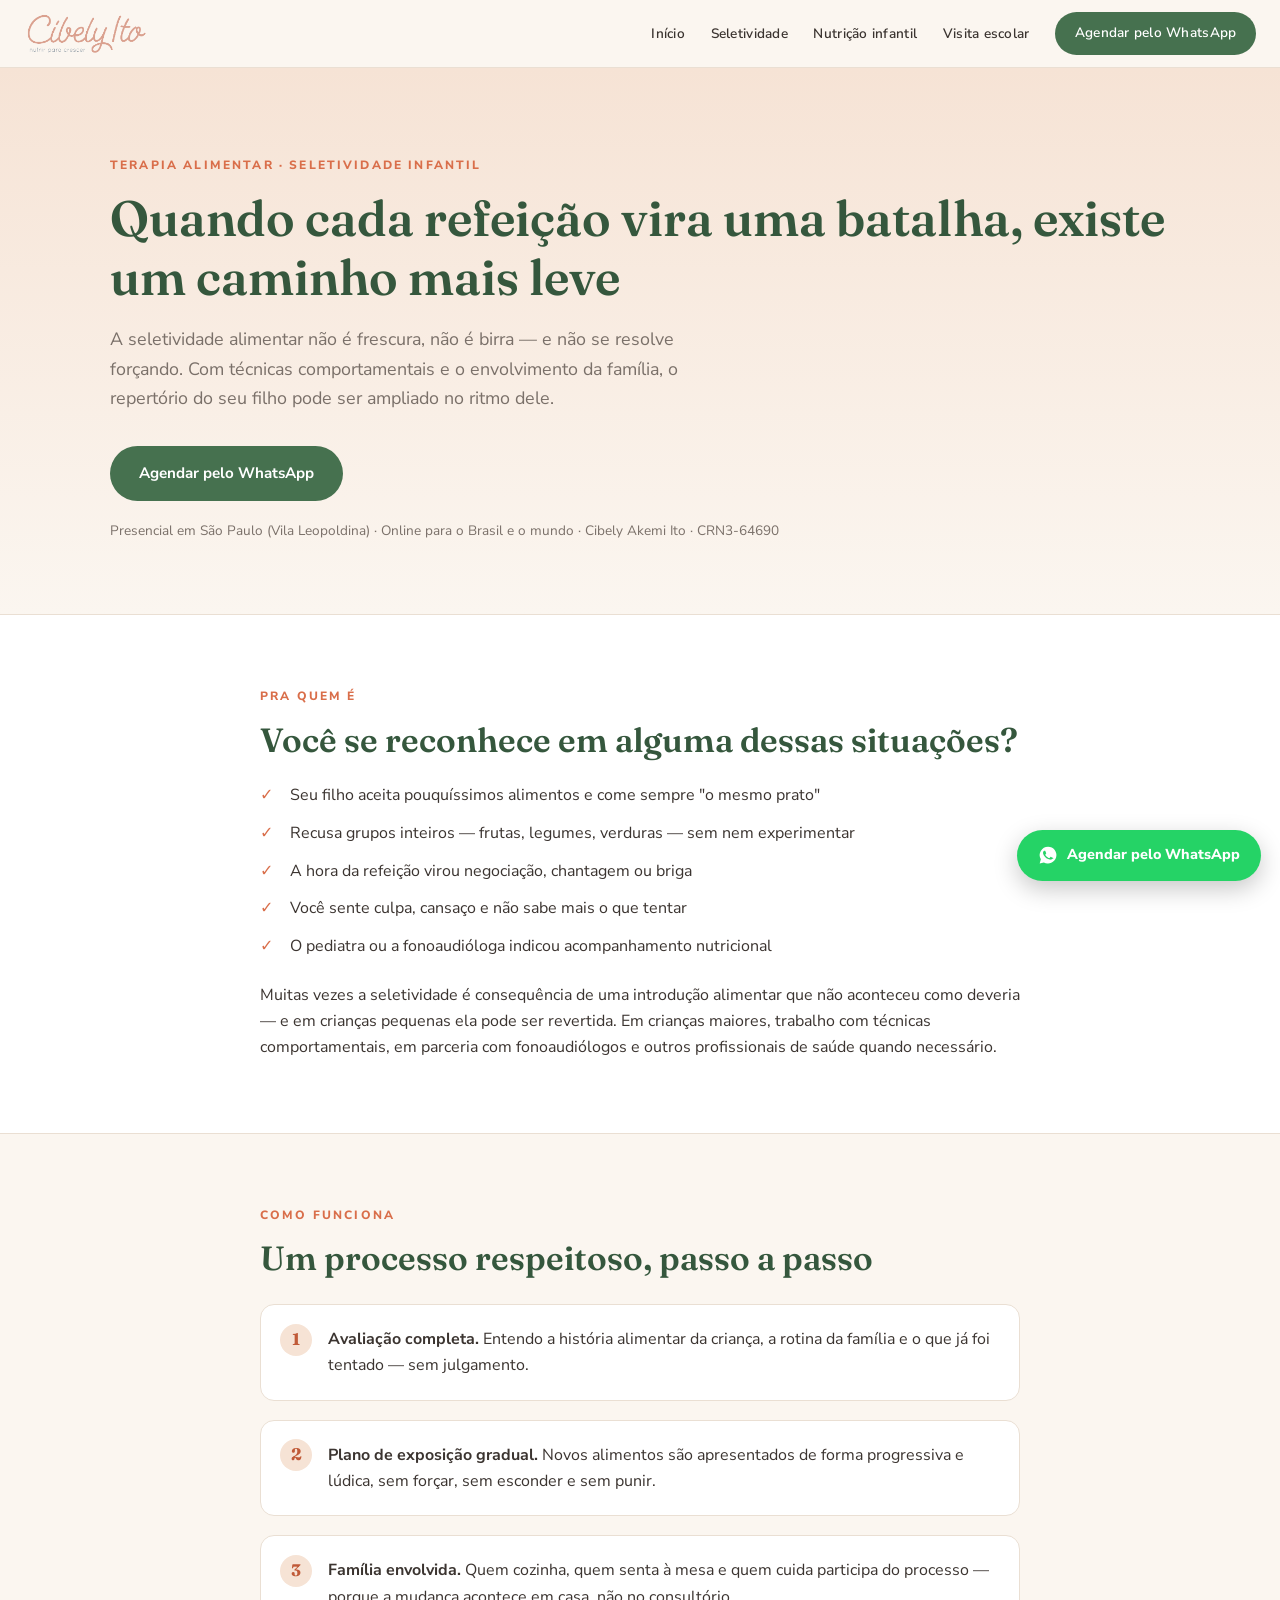
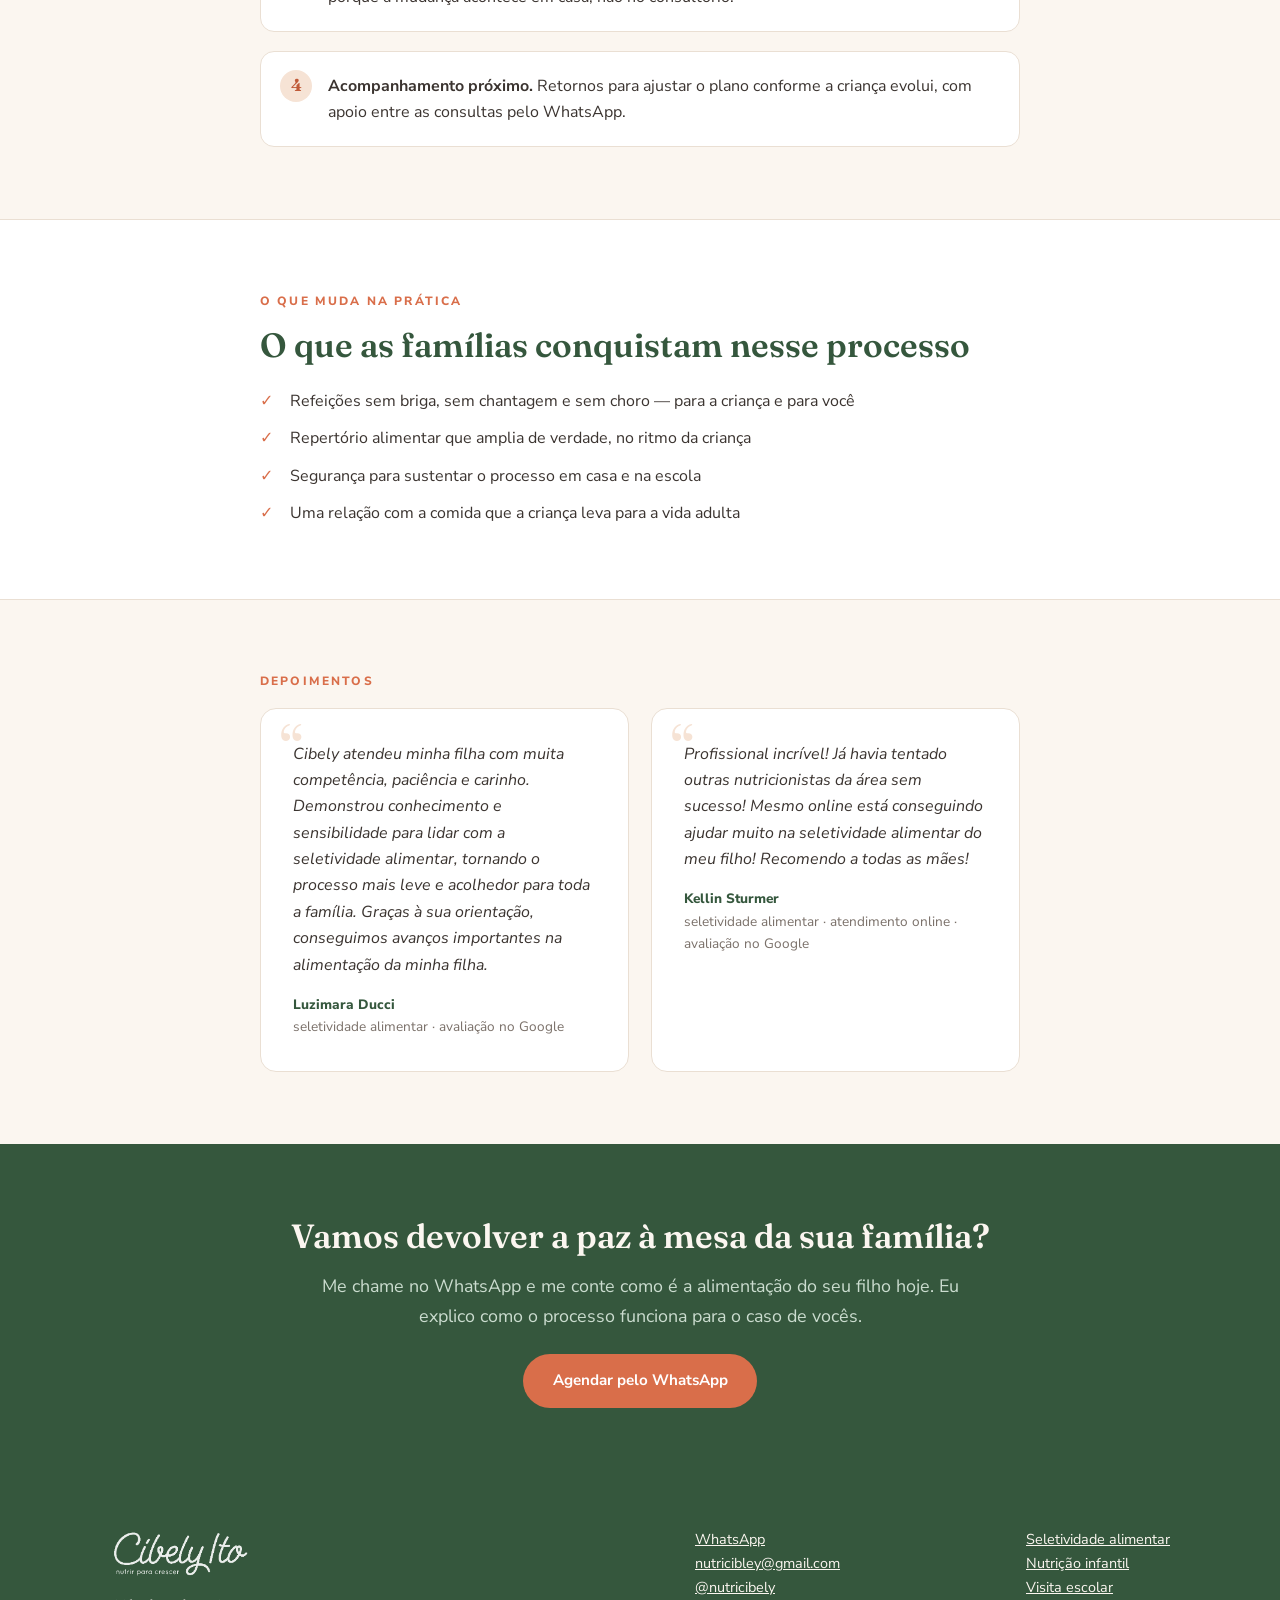
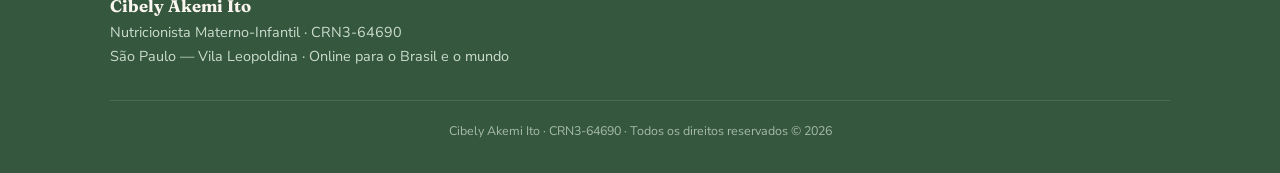
<file: terapia-alimentar-seletividade/index.html>
<!DOCTYPE html>
<html lang="pt-BR">
<head>
<meta charset="UTF-8">
<meta name="viewport" content="width=device-width, initial-scale=1.0">
<title>Terapia Alimentar para Seletividade Infantil | Cibely Ito — Nutricionista</title>
<meta name="description" content="Seu filho come sempre as mesmas coisas? Terapia alimentar para seletividade infantil com abordagem comportamental, sem forçar e sem brigas. Presencial em São Paulo — Vila Leopoldina ou online para todo o Brasil e o mundo.">
<link rel="canonical" href="https://www.nutricibely.com.br/terapia-alimentar-seletividade/">
<meta property="og:title" content="Terapia Alimentar para Seletividade Infantil | Cibely Ito">
<meta property="og:description" content="Abordagem comportamental para ampliar o repertório alimentar do seu filho, sem forçar e sem brigas à mesa.">
<meta property="og:url" content="https://www.nutricibely.com.br/terapia-alimentar-seletividade/">
<meta property="og:type" content="website">
<link rel="preconnect" href="https://fonts.googleapis.com">
<link href="https://fonts.googleapis.com/css2?family=Fraunces:ital,wght@0,400;0,600;0,700;1,400&family=Nunito+Sans:ital,wght@0,400;0,600;0,700;0,800;1,400&display=swap" rel="stylesheet">
<link rel="stylesheet" href="../styles.css?v=3">
</head>
<body>

<nav>
  <a class="nav-brand" href="../"><img class="nav-logo" src="../images/logo.png" alt="Cibely Ito — nutrir para crescer"></a>
  <button class="nav-toggle" aria-label="Abrir menu">☰</button>
  <ul class="nav-links">
    <li><a href="../">Início</a></li>
    <li><a href="./">Seletividade</a></li>
    <li><a href="../consulta-nutricionista-infantil/">Nutrição infantil</a></li>
    <li><a href="../visita-escolar/">Visita escolar</a></li>
    <li><a class="btn btn-wa btn-sm" data-wa="Olá! Vim pela página de seletividade alimentar e gostaria de agendar uma consulta." href="#">Agendar pelo WhatsApp</a></li>
  </ul>
</nav>

<main>

<header class="hero">
  <div class="wrap">
    <p class="kicker">Terapia alimentar · seletividade infantil</p>
    <h1>Quando cada refeição vira uma batalha, existe um caminho mais leve</h1>
    <p class="lead">A seletividade alimentar não é frescura, não é birra — e não se resolve forçando. Com técnicas comportamentais e o envolvimento da família, o repertório do seu filho pode ser ampliado no ritmo dele.</p>
    <div class="hero-actions">
      <a class="btn btn-wa" data-wa="Olá! Vim pela página de seletividade alimentar e gostaria de agendar uma consulta." href="#">Agendar pelo WhatsApp</a>
    </div>
    <p class="hero-cred">Presencial em São Paulo (Vila Leopoldina) · Online para o Brasil e o mundo · Cibely Akemi Ito · CRN3-64690</p>
  </div>
</header>

<section class="band">
  <div class="wrap-narrow">
    <p class="kicker">Pra quem é</p>
    <h2>Você se reconhece em alguma dessas situações?</h2>
    <ul class="checks" style="margin-top:1.4rem;">
      <li>Seu filho aceita pouquíssimos alimentos e come sempre "o mesmo prato"</li>
      <li>Recusa grupos inteiros — frutas, legumes, verduras — sem nem experimentar</li>
      <li>A hora da refeição virou negociação, chantagem ou briga</li>
      <li>Você sente culpa, cansaço e não sabe mais o que tentar</li>
      <li>O pediatra ou a fonoaudióloga indicou acompanhamento nutricional</li>
    </ul>
    <p style="margin-top:1.4rem;">Muitas vezes a seletividade é consequência de uma introdução alimentar que não aconteceu como deveria — e em crianças pequenas ela pode ser revertida. Em crianças maiores, trabalho com técnicas comportamentais, em parceria com fonoaudiólogos e outros profissionais de saúde quando necessário.</p>
  </div>
</section>

<section>
  <div class="wrap-narrow">
    <p class="kicker">Como funciona</p>
    <h2>Um processo respeitoso, passo a passo</h2>
    <ol class="steps" style="margin-top:1.6rem;">
      <li><strong>Avaliação completa.</strong> Entendo a história alimentar da criança, a rotina da família e o que já foi tentado — sem julgamento.</li>
      <li><strong>Plano de exposição gradual.</strong> Novos alimentos são apresentados de forma progressiva e lúdica, sem forçar, sem esconder e sem punir.</li>
      <li><strong>Família envolvida.</strong> Quem cozinha, quem senta à mesa e quem cuida participa do processo — porque a mudança acontece em casa, não no consultório.</li>
      <li><strong>Acompanhamento próximo.</strong> Retornos para ajustar o plano conforme a criança evolui, com apoio entre as consultas pelo WhatsApp.</li>
    </ol>
  </div>
</section>

<section class="band">
  <div class="wrap-narrow">
    <p class="kicker">O que muda na prática</p>
    <h2>O que as famílias conquistam nesse processo</h2>
    <ul class="checks" style="margin-top:1.4rem;">
      <li>Refeições sem briga, sem chantagem e sem choro — para a criança e para você</li>
      <li>Repertório alimentar que amplia de verdade, no ritmo da criança</li>
      <li>Segurança para sustentar o processo em casa e na escola</li>
      <li>Uma relação com a comida que a criança leva para a vida adulta</li>
    </ul>
  </div>
</section>

<section>
  <div class="wrap-narrow">
    <p class="kicker">Depoimentos</p>
    <div class="grid grid-2" style="margin-top:1rem;">
      <div class="quote">
        <blockquote>Cibely atendeu minha filha com muita competência, paciência e carinho. Demonstrou conhecimento e sensibilidade para lidar com a seletividade alimentar, tornando o processo mais leve e acolhedor para toda a família. Graças à sua orientação, conseguimos avanços importantes na alimentação da minha filha.</blockquote>
        <cite>Luzimara Ducci <span>seletividade alimentar · avaliação no Google</span></cite>
      </div>
      <div class="quote">
        <blockquote>Profissional incrível! Já havia tentado outras nutricionistas da área sem sucesso! Mesmo online está conseguindo ajudar muito na seletividade alimentar do meu filho! Recomendo a todas as mães!</blockquote>
        <cite>Kellin Sturmer <span>seletividade alimentar · atendimento online · avaliação no Google</span></cite>
      </div>
    </div>
  </div>
</section>

<section class="cta-final band-green">
  <div class="wrap-narrow" style="text-align:center;">
    <h2>Vamos devolver a paz à mesa da sua família?</h2>
    <p class="lead" style="margin:0 auto;">Me chame no WhatsApp e me conte como é a alimentação do seu filho hoje. Eu explico como o processo funciona para o caso de vocês.</p>
    <a class="btn btn-wa" data-wa="Olá! Vim pela página de seletividade alimentar e gostaria de agendar uma consulta." href="#" style="background:var(--terracotta);">Agendar pelo WhatsApp</a>
  </div>
</section>

</main>

<footer>
  <div class="foot-grid">
    <div>
      <img class="foot-logo" src="../images/logo.png" alt="Cibely Ito — nutrir para crescer">
      <strong style="color:var(--cream);font-family:var(--serif);font-size:1.05rem;">Cibely Akemi Ito</strong><br>
      Nutricionista Materno-Infantil · CRN3-64690<br>
      São Paulo — Vila Leopoldina · Online para o Brasil e o mundo
    </div>
    <div>
      <a data-wa="Olá! Vim pelo site e gostaria de agendar uma consulta." href="#">WhatsApp</a><br>
      <a href="mailto:nutricibley@gmail.com">nutricibley@gmail.com</a><br>
      <a href="https://www.instagram.com/nutricibely/" target="_blank" rel="noopener">@nutricibely</a>
    </div>
    <div>
      <a href="./">Seletividade alimentar</a><br>
      <a href="../consulta-nutricionista-infantil/">Nutrição infantil</a><br>
      <a href="../visita-escolar/">Visita escolar</a>
    </div>
  </div>
  <p class="foot-note">Cibely Akemi Ito · CRN3-64690 · Todos os direitos reservados © 2026</p>
</footer>

<a class="wa-float" data-wa="Olá! Vim pela página de seletividade alimentar e gostaria de agendar uma consulta." href="#" aria-label="Agendar pelo WhatsApp">
  <svg class="wa-ico" viewBox="0 0 24 24" fill="currentColor" aria-hidden="true" style="width:1.4em;height:1.4em;"><path d="M12 2a10 10 0 0 0-8.6 15.1L2 22l5-1.3A10 10 0 1 0 12 2Zm5.2 14.2c-.2.6-1.3 1.2-1.8 1.2-.5.1-1 .2-3.4-.7-2.9-1.2-4.7-4.1-4.9-4.3-.1-.2-1.1-1.5-1.1-2.9s.7-2 1-2.3c.2-.3.5-.3.7-.3h.5c.2 0 .4 0 .6.5l.9 2.1c.1.2.1.4 0 .6l-.4.6-.5.5c-.1.2-.3.3-.1.6.2.3.8 1.4 1.8 2.2 1.2 1.1 2.3 1.5 2.6 1.6.3.1.5.1.7-.1l1-1.2c.2-.3.4-.2.7-.1l2 1c.3.1.5.2.6.4 0 .1 0 .7-.2 1.3Z"/></svg>
  <span>Agendar pelo WhatsApp</span>
</a>

<script src="../site.js?v=3"></script>
</body>
</html>
</file>
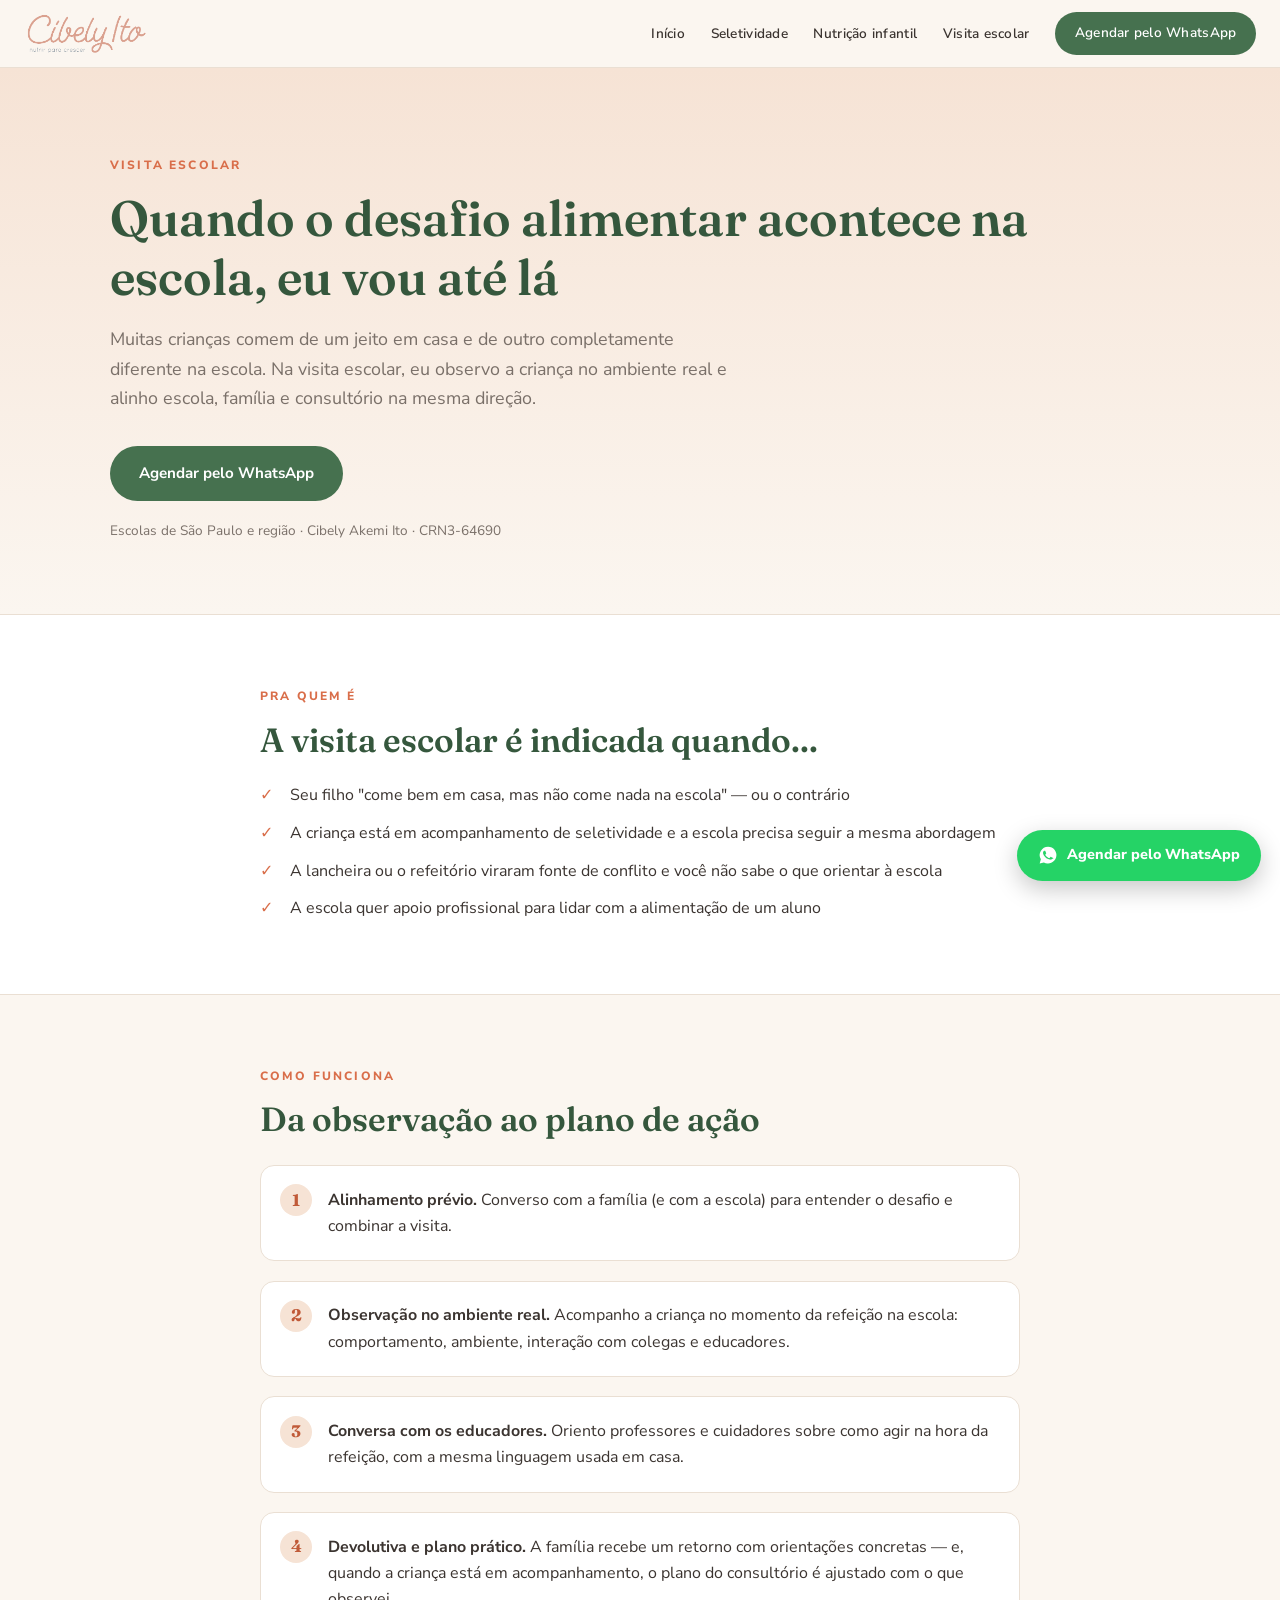
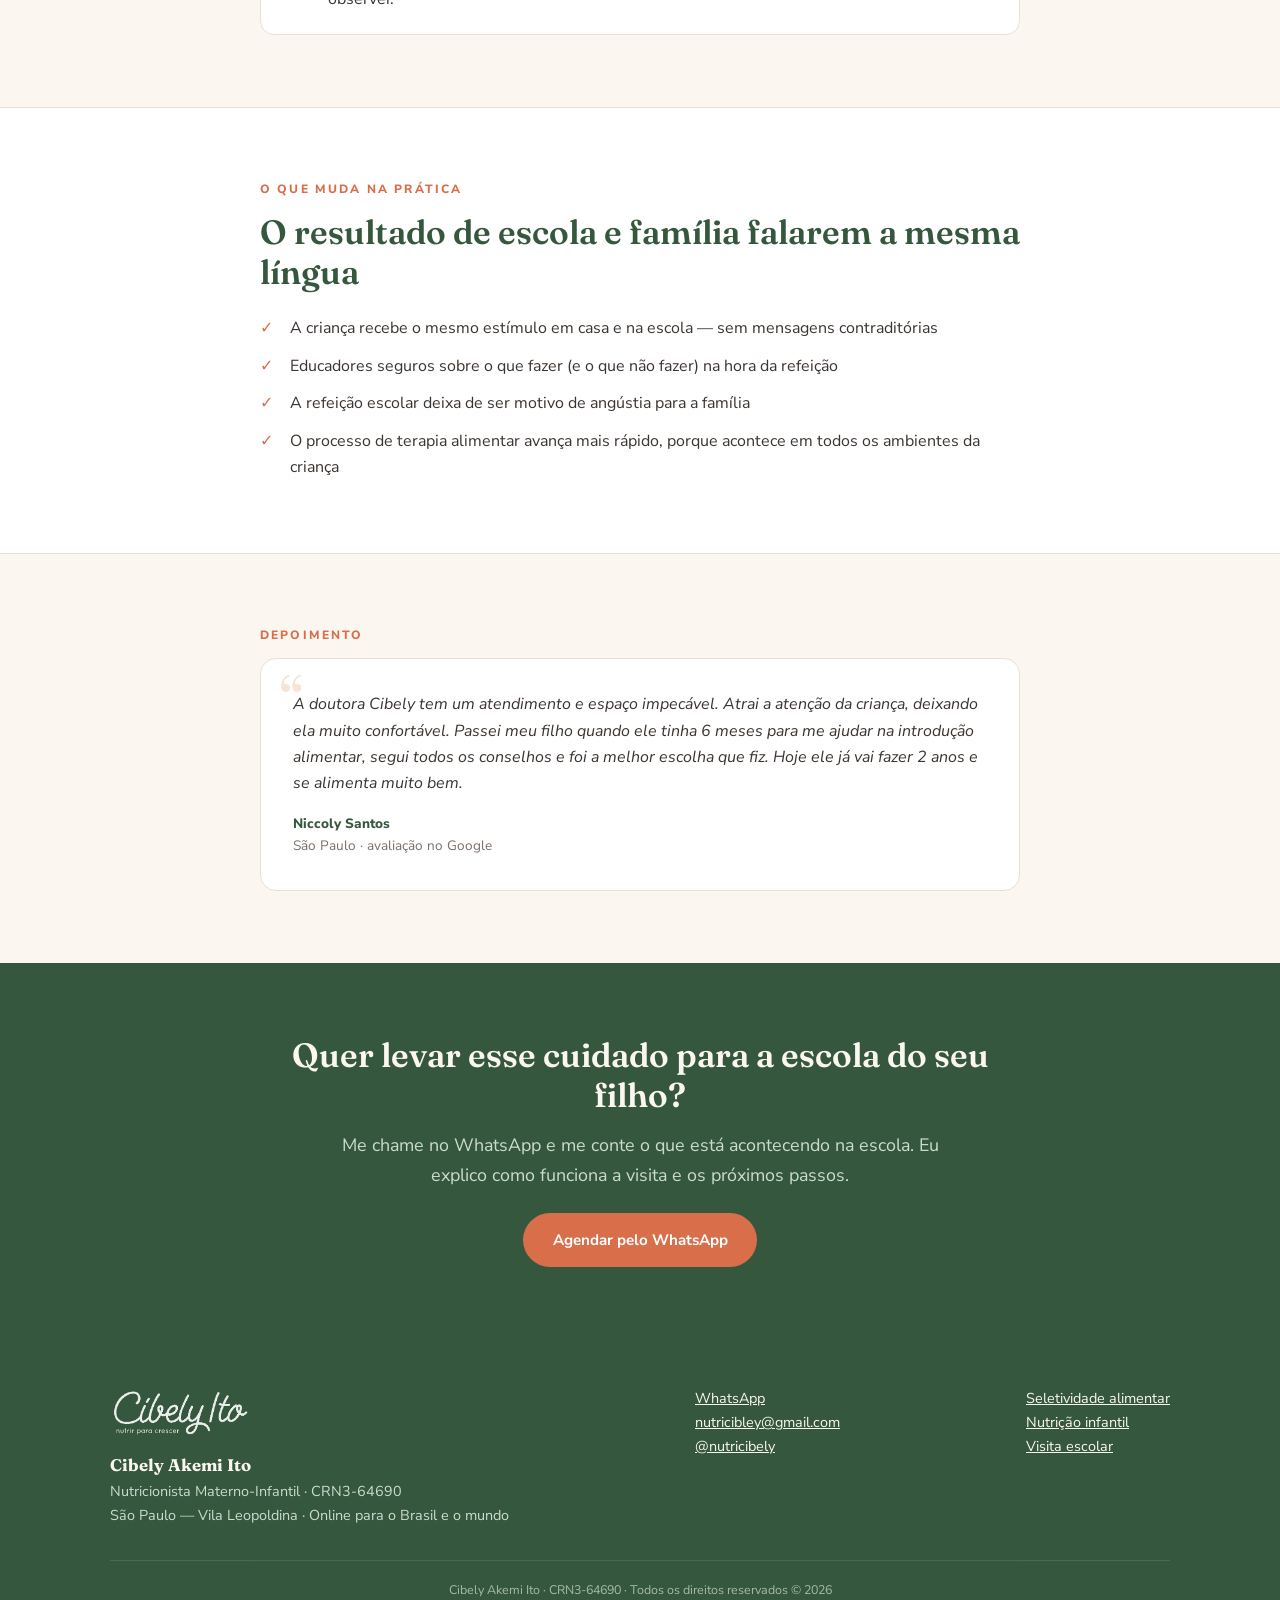
<file: visita-escolar/index.html>
<!DOCTYPE html>
<html lang="pt-BR">
<head>
<meta charset="UTF-8">
<meta name="viewport" content="width=device-width, initial-scale=1.0">
<title>Visita Escolar — Nutricionista na Escola | Cibely Ito</title>
<meta name="description" content="Visita escolar com nutricionista materno-infantil: observação da criança no ambiente real, alinhamento com educadores e orientações práticas para escola e família caminharem juntas.">
<link rel="canonical" href="https://www.nutricibely.com.br/visita-escolar/">
<meta property="og:title" content="Visita Escolar — Nutricionista na Escola | Cibely Ito">
<meta property="og:description" content="Observação da criança no ambiente escolar e alinhamento entre escola, família e consultório.">
<meta property="og:url" content="https://www.nutricibely.com.br/visita-escolar/">
<meta property="og:type" content="website">
<link rel="preconnect" href="https://fonts.googleapis.com">
<link href="https://fonts.googleapis.com/css2?family=Fraunces:ital,wght@0,400;0,600;0,700;1,400&family=Nunito+Sans:ital,wght@0,400;0,600;0,700;0,800;1,400&display=swap" rel="stylesheet">
<link rel="stylesheet" href="../styles.css?v=3">
</head>
<body>

<nav>
  <a class="nav-brand" href="../"><img class="nav-logo" src="../images/logo.png" alt="Cibely Ito — nutrir para crescer"></a>
  <button class="nav-toggle" aria-label="Abrir menu">☰</button>
  <ul class="nav-links">
    <li><a href="../">Início</a></li>
    <li><a href="../terapia-alimentar-seletividade/">Seletividade</a></li>
    <li><a href="../consulta-nutricionista-infantil/">Nutrição infantil</a></li>
    <li><a href="./">Visita escolar</a></li>
    <li><a class="btn btn-wa btn-sm" data-wa="Olá! Vim pela página de visita escolar e gostaria de saber mais." href="#">Agendar pelo WhatsApp</a></li>
  </ul>
</nav>

<main>

<header class="hero">
  <div class="wrap">
    <p class="kicker">Visita escolar</p>
    <h1>Quando o desafio alimentar acontece na escola, eu vou até lá</h1>
    <p class="lead">Muitas crianças comem de um jeito em casa e de outro completamente diferente na escola. Na visita escolar, eu observo a criança no ambiente real e alinho escola, família e consultório na mesma direção.</p>
    <div class="hero-actions">
      <a class="btn btn-wa" data-wa="Olá! Vim pela página de visita escolar e gostaria de saber mais." href="#">Agendar pelo WhatsApp</a>
    </div>
    <p class="hero-cred">Escolas de São Paulo e região · Cibely Akemi Ito · CRN3-64690</p>
  </div>
</header>

<section class="band">
  <div class="wrap-narrow">
    <p class="kicker">Pra quem é</p>
    <h2>A visita escolar é indicada quando...</h2>
    <ul class="checks" style="margin-top:1.4rem;">
      <li>Seu filho "come bem em casa, mas não come nada na escola" — ou o contrário</li>
      <li>A criança está em acompanhamento de seletividade e a escola precisa seguir a mesma abordagem</li>
      <li>A lancheira ou o refeitório viraram fonte de conflito e você não sabe o que orientar à escola</li>
      <li>A escola quer apoio profissional para lidar com a alimentação de um aluno</li>
    </ul>
  </div>
</section>

<section>
  <div class="wrap-narrow">
    <p class="kicker">Como funciona</p>
    <h2>Da observação ao plano de ação</h2>
    <ol class="steps" style="margin-top:1.6rem;">
      <li><strong>Alinhamento prévio.</strong> Converso com a família (e com a escola) para entender o desafio e combinar a visita.</li>
      <li><strong>Observação no ambiente real.</strong> Acompanho a criança no momento da refeição na escola: comportamento, ambiente, interação com colegas e educadores.</li>
      <li><strong>Conversa com os educadores.</strong> Oriento professores e cuidadores sobre como agir na hora da refeição, com a mesma linguagem usada em casa.</li>
      <li><strong>Devolutiva e plano prático.</strong> A família recebe um retorno com orientações concretas — e, quando a criança está em acompanhamento, o plano do consultório é ajustado com o que observei.</li>
    </ol>
  </div>
</section>

<section class="band">
  <div class="wrap-narrow">
    <p class="kicker">O que muda na prática</p>
    <h2>O resultado de escola e família falarem a mesma língua</h2>
    <ul class="checks" style="margin-top:1.4rem;">
      <li>A criança recebe o mesmo estímulo em casa e na escola — sem mensagens contraditórias</li>
      <li>Educadores seguros sobre o que fazer (e o que não fazer) na hora da refeição</li>
      <li>A refeição escolar deixa de ser motivo de angústia para a família</li>
      <li>O processo de terapia alimentar avança mais rápido, porque acontece em todos os ambientes da criança</li>
    </ul>
  </div>
</section>

<section>
  <div class="wrap-narrow">
    <p class="kicker">Depoimento</p>
    <!--
      [PENDENTE] Quando houver depoimento de caso que envolveu visita escolar,
      substituir o bloco abaixo (estratégia comercial 3.3).
    -->
    <div class="quote">
      <blockquote>A doutora Cibely tem um atendimento e espaço impecável. Atrai a atenção da criança, deixando ela muito confortável. Passei meu filho quando ele tinha 6 meses para me ajudar na introdução alimentar, segui todos os conselhos e foi a melhor escolha que fiz. Hoje ele já vai fazer 2 anos e se alimenta muito bem.</blockquote>
      <cite>Niccoly Santos <span>São Paulo · avaliação no Google</span></cite>
    </div>
  </div>
</section>

<section class="cta-final band-green">
  <div class="wrap-narrow" style="text-align:center;">
    <h2>Quer levar esse cuidado para a escola do seu filho?</h2>
    <p class="lead" style="margin:0 auto;">Me chame no WhatsApp e me conte o que está acontecendo na escola. Eu explico como funciona a visita e os próximos passos.</p>
    <a class="btn btn-wa" data-wa="Olá! Vim pela página de visita escolar e gostaria de saber mais." href="#" style="background:var(--terracotta);">Agendar pelo WhatsApp</a>
  </div>
</section>

</main>

<footer>
  <div class="foot-grid">
    <div>
      <img class="foot-logo" src="../images/logo.png" alt="Cibely Ito — nutrir para crescer">
      <strong style="color:var(--cream);font-family:var(--serif);font-size:1.05rem;">Cibely Akemi Ito</strong><br>
      Nutricionista Materno-Infantil · CRN3-64690<br>
      São Paulo — Vila Leopoldina · Online para o Brasil e o mundo
    </div>
    <div>
      <a data-wa="Olá! Vim pelo site e gostaria de agendar uma consulta." href="#">WhatsApp</a><br>
      <a href="mailto:nutricibley@gmail.com">nutricibley@gmail.com</a><br>
      <a href="https://www.instagram.com/nutricibely/" target="_blank" rel="noopener">@nutricibely</a>
    </div>
    <div>
      <a href="../terapia-alimentar-seletividade/">Seletividade alimentar</a><br>
      <a href="../consulta-nutricionista-infantil/">Nutrição infantil</a><br>
      <a href="./">Visita escolar</a>
    </div>
  </div>
  <p class="foot-note">Cibely Akemi Ito · CRN3-64690 · Todos os direitos reservados © 2026</p>
</footer>

<a class="wa-float" data-wa="Olá! Vim pela página de visita escolar e gostaria de saber mais." href="#" aria-label="Agendar pelo WhatsApp">
  <svg class="wa-ico" viewBox="0 0 24 24" fill="currentColor" aria-hidden="true" style="width:1.4em;height:1.4em;"><path d="M12 2a10 10 0 0 0-8.6 15.1L2 22l5-1.3A10 10 0 1 0 12 2Zm5.2 14.2c-.2.6-1.3 1.2-1.8 1.2-.5.1-1 .2-3.4-.7-2.9-1.2-4.7-4.1-4.9-4.3-.1-.2-1.1-1.5-1.1-2.9s.7-2 1-2.3c.2-.3.5-.3.7-.3h.5c.2 0 .4 0 .6.5l.9 2.1c.1.2.1.4 0 .6l-.4.6-.5.5c-.1.2-.3.3-.1.6.2.3.8 1.4 1.8 2.2 1.2 1.1 2.3 1.5 2.6 1.6.3.1.5.1.7-.1l1-1.2c.2-.3.4-.2.7-.1l2 1c.3.1.5.2.6.4 0 .1 0 .7-.2 1.3Z"/></svg>
  <span>Agendar pelo WhatsApp</span>
</a>

<script src="../site.js?v=3"></script>
</body>
</html>
</file>
<file: styles.css>
/* Nutricibely — folha de estilos compartilhada */
:root {
  --green:      #46714F;
  --green-deep: #35573D;
  --green-soft: #7BA184;
  --terracotta: #D96E4A;
  --terra-deep: #C05A38;
  --peach:      #F6E3D5;
  --cream:      #FBF6F0;
  --white:      #FFFFFF;
  --ink:        #3B3430;
  --muted:      #7A7069;
  --line:       #EADFD3;
  --serif: 'Fraunces', Georgia, serif;
  --sans:  'Nunito Sans', system-ui, sans-serif;
}

*, *::before, *::after { box-sizing: border-box; margin: 0; padding: 0; }
html { scroll-behavior: smooth; }
body {
  font-family: var(--sans);
  color: var(--ink);
  background: var(--cream);
  line-height: 1.65;
  overflow-x: hidden;
}
img { max-width: 100%; display: block; }
a { color: var(--green); }

/* ---------- Navegação ---------- */
nav {
  position: fixed; top: 0; left: 0; right: 0; z-index: 100;
  background: rgba(251,246,240,0.96);
  backdrop-filter: blur(10px);
  border-bottom: 1px solid var(--line);
  height: 68px;
  display: flex; align-items: center; justify-content: space-between;
  padding: 0 1.5rem;
}
.nav-brand {
  font-family: var(--serif); font-weight: 600; font-size: 1.15rem;
  color: var(--green-deep); text-decoration: none; line-height: 1.2;
}
.nav-brand small {
  display: block; font-family: var(--sans); font-weight: 400;
  font-size: .68rem; letter-spacing: .12em; text-transform: uppercase;
  color: var(--terracotta);
}
.nav-links { display: flex; gap: 1.6rem; align-items: center; list-style: none; }
.nav-links a {
  color: var(--ink); text-decoration: none; font-size: .85rem;
  font-weight: 600; letter-spacing: .02em;
}
.nav-links a:hover { color: var(--terracotta); }
.nav-toggle {
  display: none; background: none; border: none; cursor: pointer;
  font-size: 1.6rem; color: var(--green-deep); line-height: 1;
}

/* Botões */
.btn {
  display: inline-flex; align-items: center; gap: .5rem;
  text-decoration: none; border-radius: 999px; font-weight: 700;
  font-size: .95rem; padding: .8rem 1.7rem; transition: all .2s;
  border: 2px solid transparent;
}
.btn-wa { background: var(--green); color: var(--white) !important; }
.btn-wa:hover { background: var(--green-deep); }
.btn-outline { border-color: var(--green); color: var(--green-deep); }
.btn-outline:hover { background: var(--green); color: var(--white); }
.btn-sm { padding: .5rem 1.1rem; font-size: .82rem; }
.wa-ico { width: 1.15em; height: 1.15em; flex: none; }

/* ---------- Seções ---------- */
main { padding-top: 68px; }
section { padding: 4.5rem 1.5rem; }
.wrap { max-width: 1060px; margin: 0 auto; }
.wrap-narrow { max-width: 760px; margin: 0 auto; }

.kicker {
  font-size: .75rem; letter-spacing: .18em; text-transform: uppercase;
  color: var(--terracotta); font-weight: 800; margin-bottom: .8rem;
}
h1, h2, h3 { font-family: var(--serif); color: var(--green-deep); font-weight: 600; line-height: 1.2; }
h1 { font-size: clamp(2rem, 5vw, 3.1rem); margin-bottom: 1.1rem; }
h2 { font-size: clamp(1.5rem, 3.5vw, 2.1rem); margin-bottom: 1rem; }
h3 { font-size: 1.15rem; margin-bottom: .5rem; }
.lead { font-size: 1.12rem; color: var(--muted); max-width: 640px; }

/* Hero */
.hero { background: linear-gradient(180deg, var(--peach) 0%, var(--cream) 100%); padding: 5.5rem 1.5rem 4.5rem; }
.hero .lead { margin-bottom: 2rem; }
.hero-cred { font-size: .85rem; color: var(--muted); margin-top: 1.2rem; }
.hero-actions { display: flex; gap: 1rem; flex-wrap: wrap; }

/* Cards */
.grid { display: grid; gap: 1.4rem; }
.grid-3 { grid-template-columns: repeat(3, 1fr); }
.grid-2 { grid-template-columns: repeat(2, 1fr); }
.card {
  background: var(--white); border: 1px solid var(--line);
  border-radius: 16px; padding: 1.8rem;
  display: flex; flex-direction: column; gap: .6rem;
}
.card p { color: var(--muted); font-size: .95rem; flex: 1; }
.card .btn { align-self: flex-start; margin-top: .6rem; }
.card-ico { font-size: 1.8rem; }

/* Listas de benefícios / passos */
.steps { counter-reset: step; display: grid; gap: 1.2rem; }
.steps li {
  list-style: none; background: var(--white); border: 1px solid var(--line);
  border-radius: 14px; padding: 1.3rem 1.5rem 1.3rem 4.2rem; position: relative;
}
.steps li::before {
  counter-increment: step; content: counter(step);
  position: absolute; left: 1.2rem; top: 1.15rem;
  width: 2rem; height: 2rem; border-radius: 50%;
  background: var(--peach); color: var(--terra-deep);
  font-family: var(--serif); font-weight: 700; font-size: 1.05rem;
  display: flex; align-items: center; justify-content: center;
}
.checks { list-style: none; display: grid; gap: .7rem; }
.checks li { padding-left: 1.9rem; position: relative; }
.checks li::before {
  content: "✓"; position: absolute; left: 0; top: 0;
  color: var(--terracotta); font-weight: 800;
}

/* Depoimentos */
.quote {
  background: var(--white); border: 1px solid var(--line); border-radius: 16px;
  padding: 2rem; position: relative;
}
.quote::before {
  content: "“"; font-family: var(--serif); font-size: 4rem; line-height: 1;
  color: var(--peach); position: absolute; top: .6rem; left: 1.2rem;
}
.quote blockquote { font-size: 1rem; color: var(--ink); font-style: italic; position: relative; z-index: 1; }
.quote cite {
  display: block; margin-top: 1rem; font-style: normal;
  font-weight: 800; font-size: .85rem; color: var(--green-deep);
}
.quote cite span { display: block; font-weight: 400; color: var(--muted); }

/* Faixas alternadas */
.band { background: var(--white); border-top: 1px solid var(--line); border-bottom: 1px solid var(--line); }
.band-green { background: var(--green-deep); }
.band-green h2, .band-green p { color: var(--cream); }
.band-green .lead { color: #CBDCCF; }

/* CTA final */
.cta-final { text-align: center; }
.cta-final .btn { margin-top: 1.4rem; }

/* Materiais */
.price { font-weight: 800; color: var(--terra-deep); font-size: .95rem; }

/* Sobre (Quem sou eu) / Minha abordagem */
.about-grid {
  display: grid; grid-template-columns: 340px 1fr;
  gap: 2.5rem; align-items: center; max-width: 1060px; margin: 0 auto;
}
.about-grid.rev { grid-template-columns: 1fr 340px; }
.about-photo {
  width: 100%; border-radius: 18px;
  box-shadow: 0 12px 32px rgba(59,52,48,.15);
}
@media (max-width: 860px) {
  .about-grid, .about-grid.rev { grid-template-columns: 1fr; }
  .about-photo { max-width: 340px; margin: 0 auto; }
  .about-grid.rev .about-photo { order: -1; }
}

/* Carrossel de depoimentos */
.quotes-scroll {
  display: grid; grid-auto-flow: column; grid-auto-columns: 340px;
  gap: 1.4rem; overflow-x: auto; scroll-snap-type: x mandatory;
  padding: 1.6rem .2rem 1.2rem; -webkit-overflow-scrolling: touch;
  scrollbar-width: thin; scrollbar-color: var(--green-soft) var(--line);
}
.quotes-scroll .quote { scroll-snap-align: start; }
.quotes-scroll::-webkit-scrollbar { height: 8px; }
.quotes-scroll::-webkit-scrollbar-track { background: var(--line); border-radius: 4px; }
.quotes-scroll::-webkit-scrollbar-thumb { background: var(--green-soft); border-radius: 4px; }
.scroll-hint { font-size: .85rem; color: var(--muted); }
@media (max-width: 860px) {
  .quotes-scroll { grid-auto-columns: 85%; }
}

/* Logo no menu e rodapé */
.nav-logo { height: 46px; width: auto; display: block; }
.foot-logo { height: 52px; width: auto; margin-bottom: .8rem; filter: brightness(0) invert(1); opacity: .9; }

/* Rodapé */
footer {
  background: var(--green-deep); color: #CBDCCF;
  padding: 3rem 1.5rem 2rem; font-size: .9rem;
}
footer a { color: var(--cream); }
.foot-grid { display: flex; gap: 2rem; flex-wrap: wrap; justify-content: space-between; max-width: 1060px; margin: 0 auto 2rem; }
.foot-note { text-align: center; font-size: .78rem; opacity: .75; max-width: 1060px; margin: 0 auto; border-top: 1px solid rgba(255,255,255,.15); padding-top: 1.2rem; }

/* Botão flutuante do WhatsApp */
.wa-float {
  position: fixed; right: 1.2rem; bottom: 1.2rem; z-index: 90;
  background: #25D366; color: var(--white); border-radius: 999px;
  display: flex; align-items: center; gap: .55rem;
  padding: .85rem 1.3rem; text-decoration: none; font-weight: 800;
  font-size: .9rem; box-shadow: 0 8px 24px rgba(0,0,0,.22);
}
.wa-float:hover { transform: translateY(-2px); }

/* ---------- Responsivo ---------- */
@media (max-width: 860px) {
  .grid-3, .grid-2 { grid-template-columns: 1fr; }
  .nav-toggle { display: block; }
  .nav-links {
    position: absolute; top: 68px; left: 0; right: 0;
    background: var(--cream); border-bottom: 1px solid var(--line);
    flex-direction: column; gap: 0; display: none; padding: .5rem 0;
  }
  .nav-links.open { display: flex; }
  .nav-links li { width: 100%; text-align: center; }
  .nav-links a { display: block; padding: .8rem 1rem; }
  .wa-float span { display: none; }
  .wa-float { padding: .9rem; }
}
</file>
